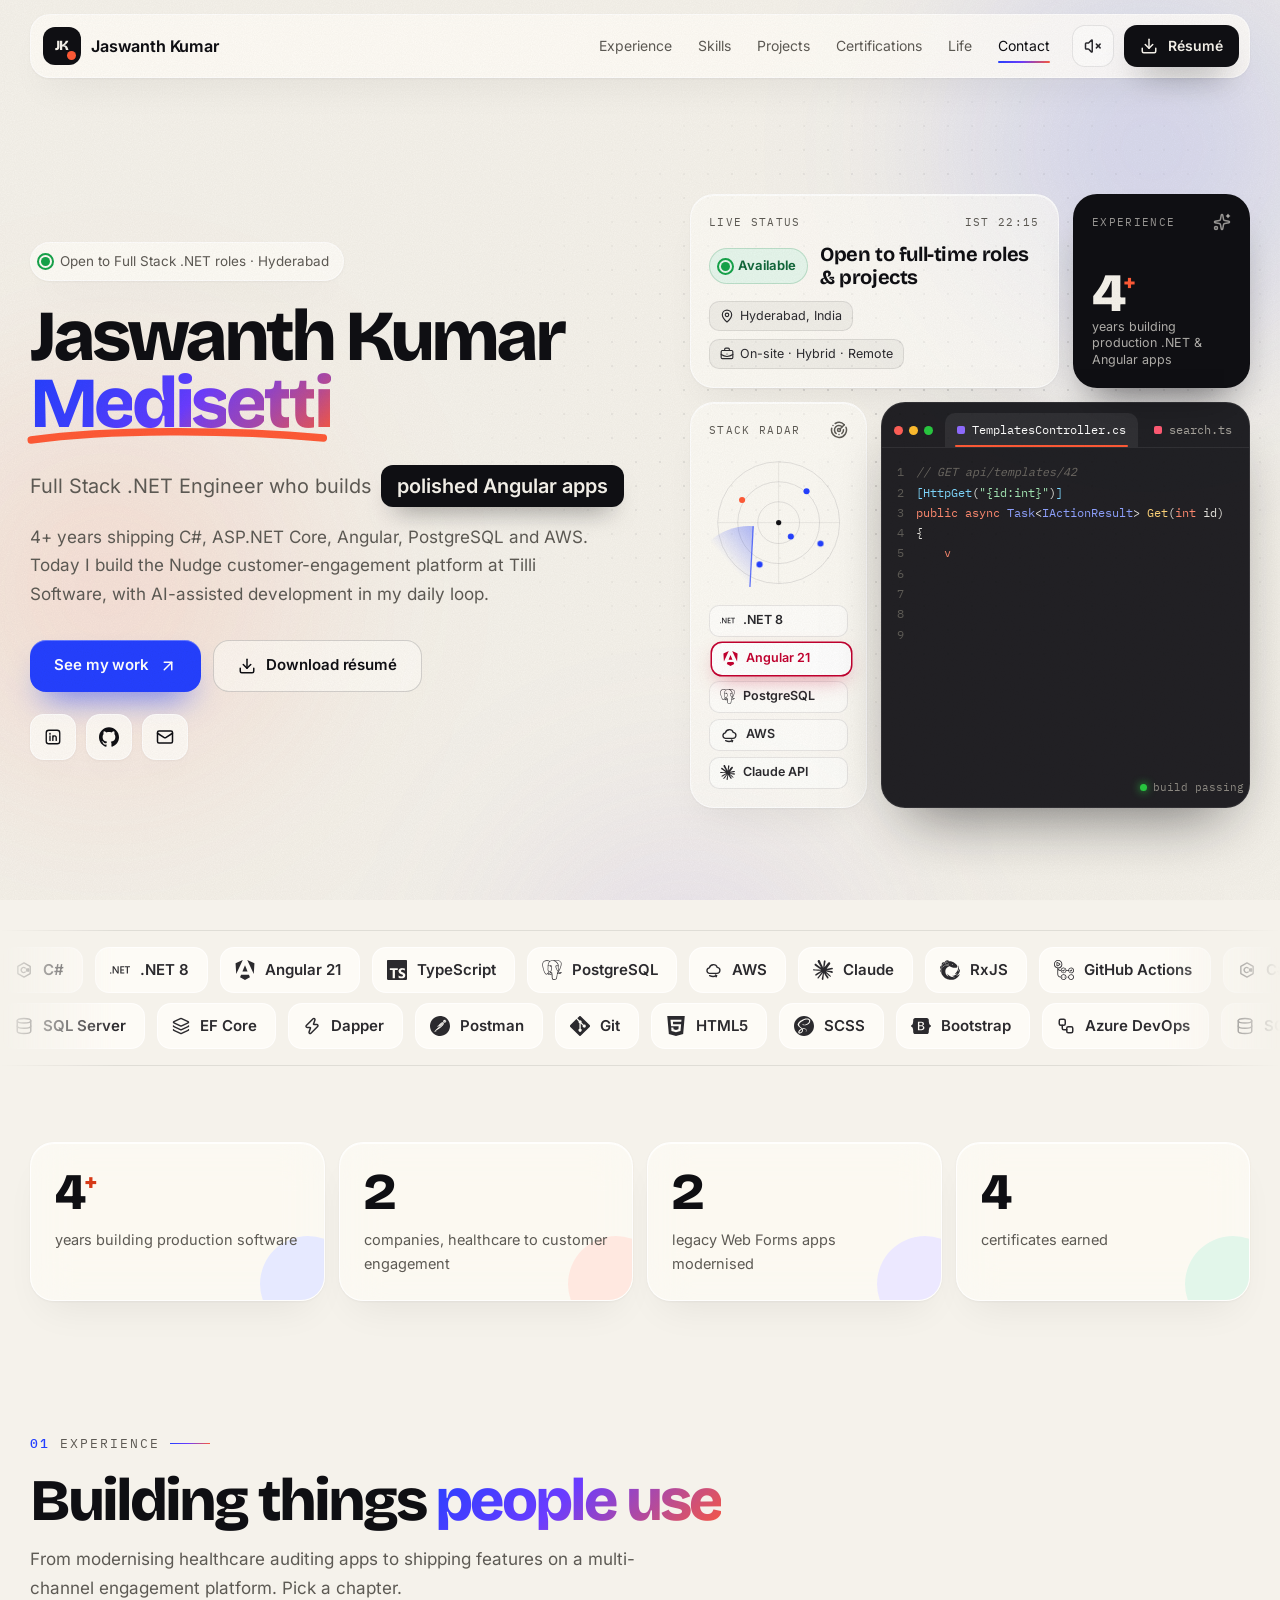
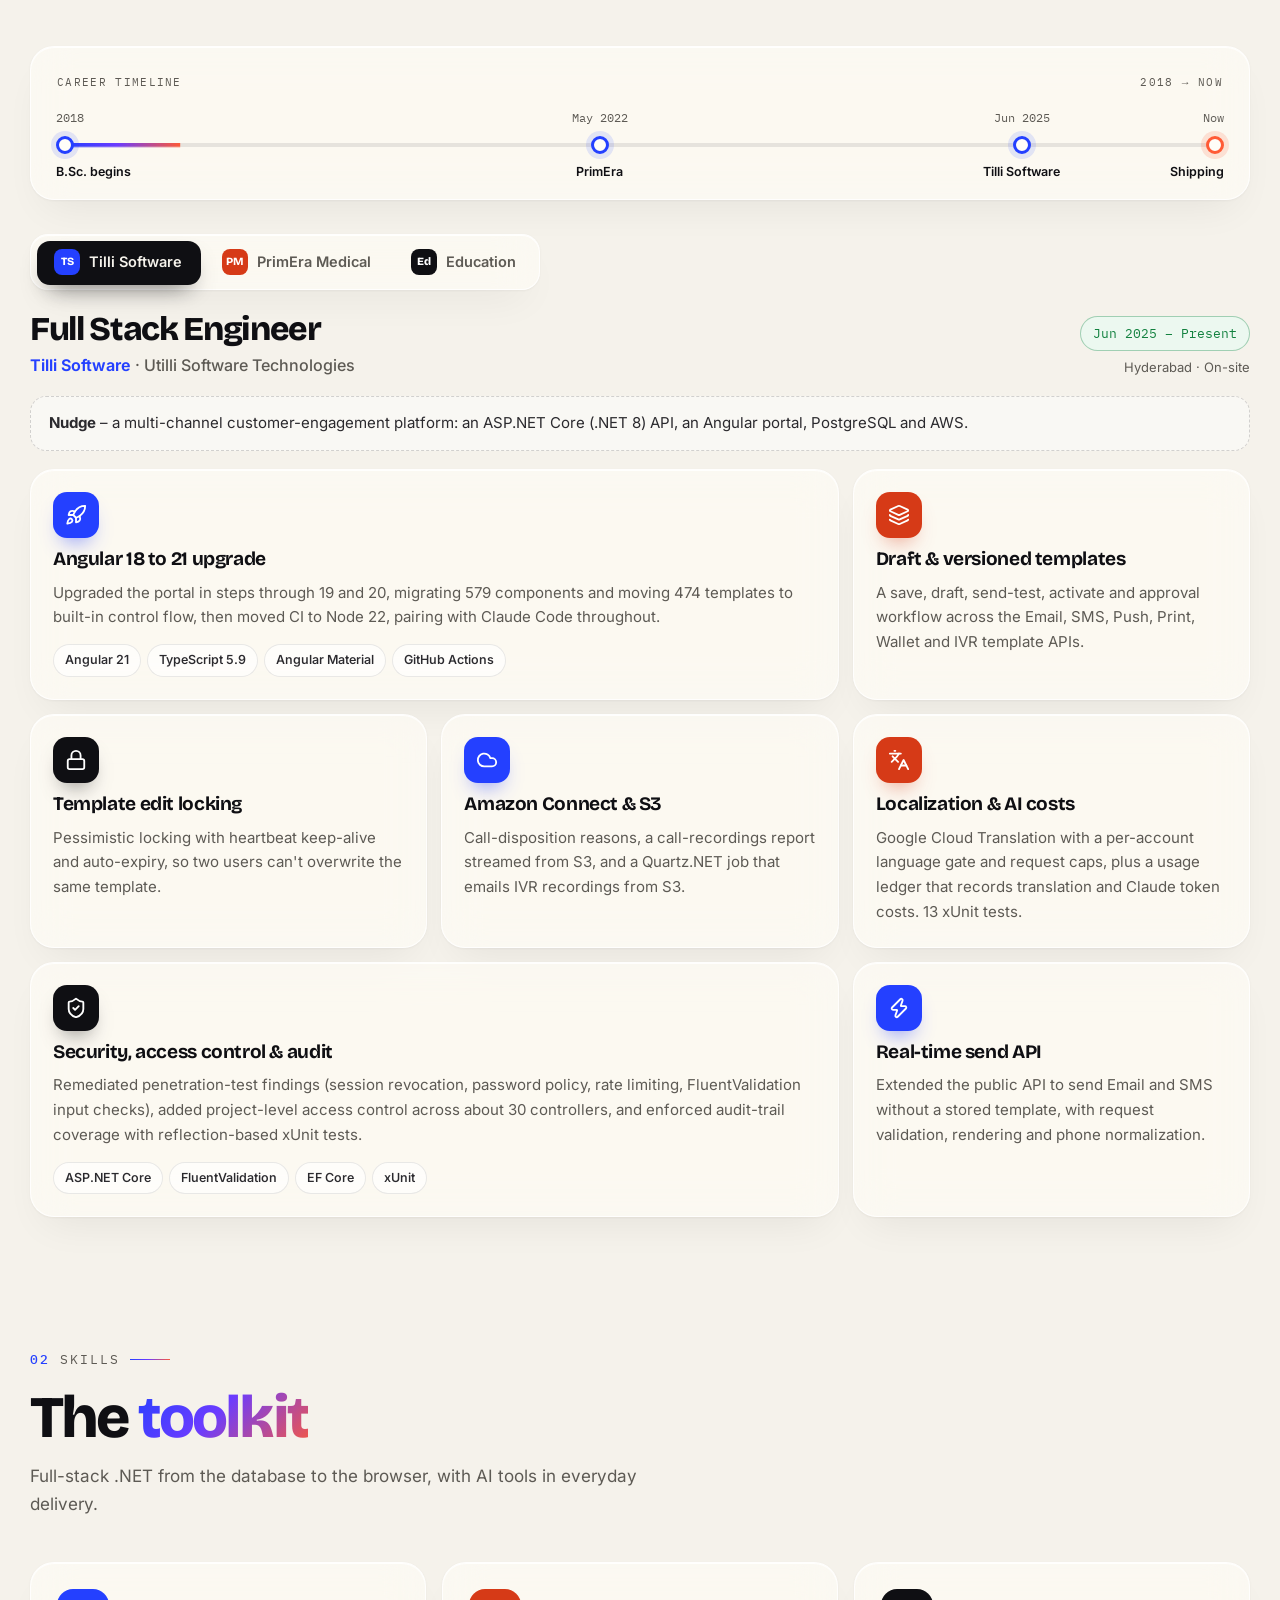
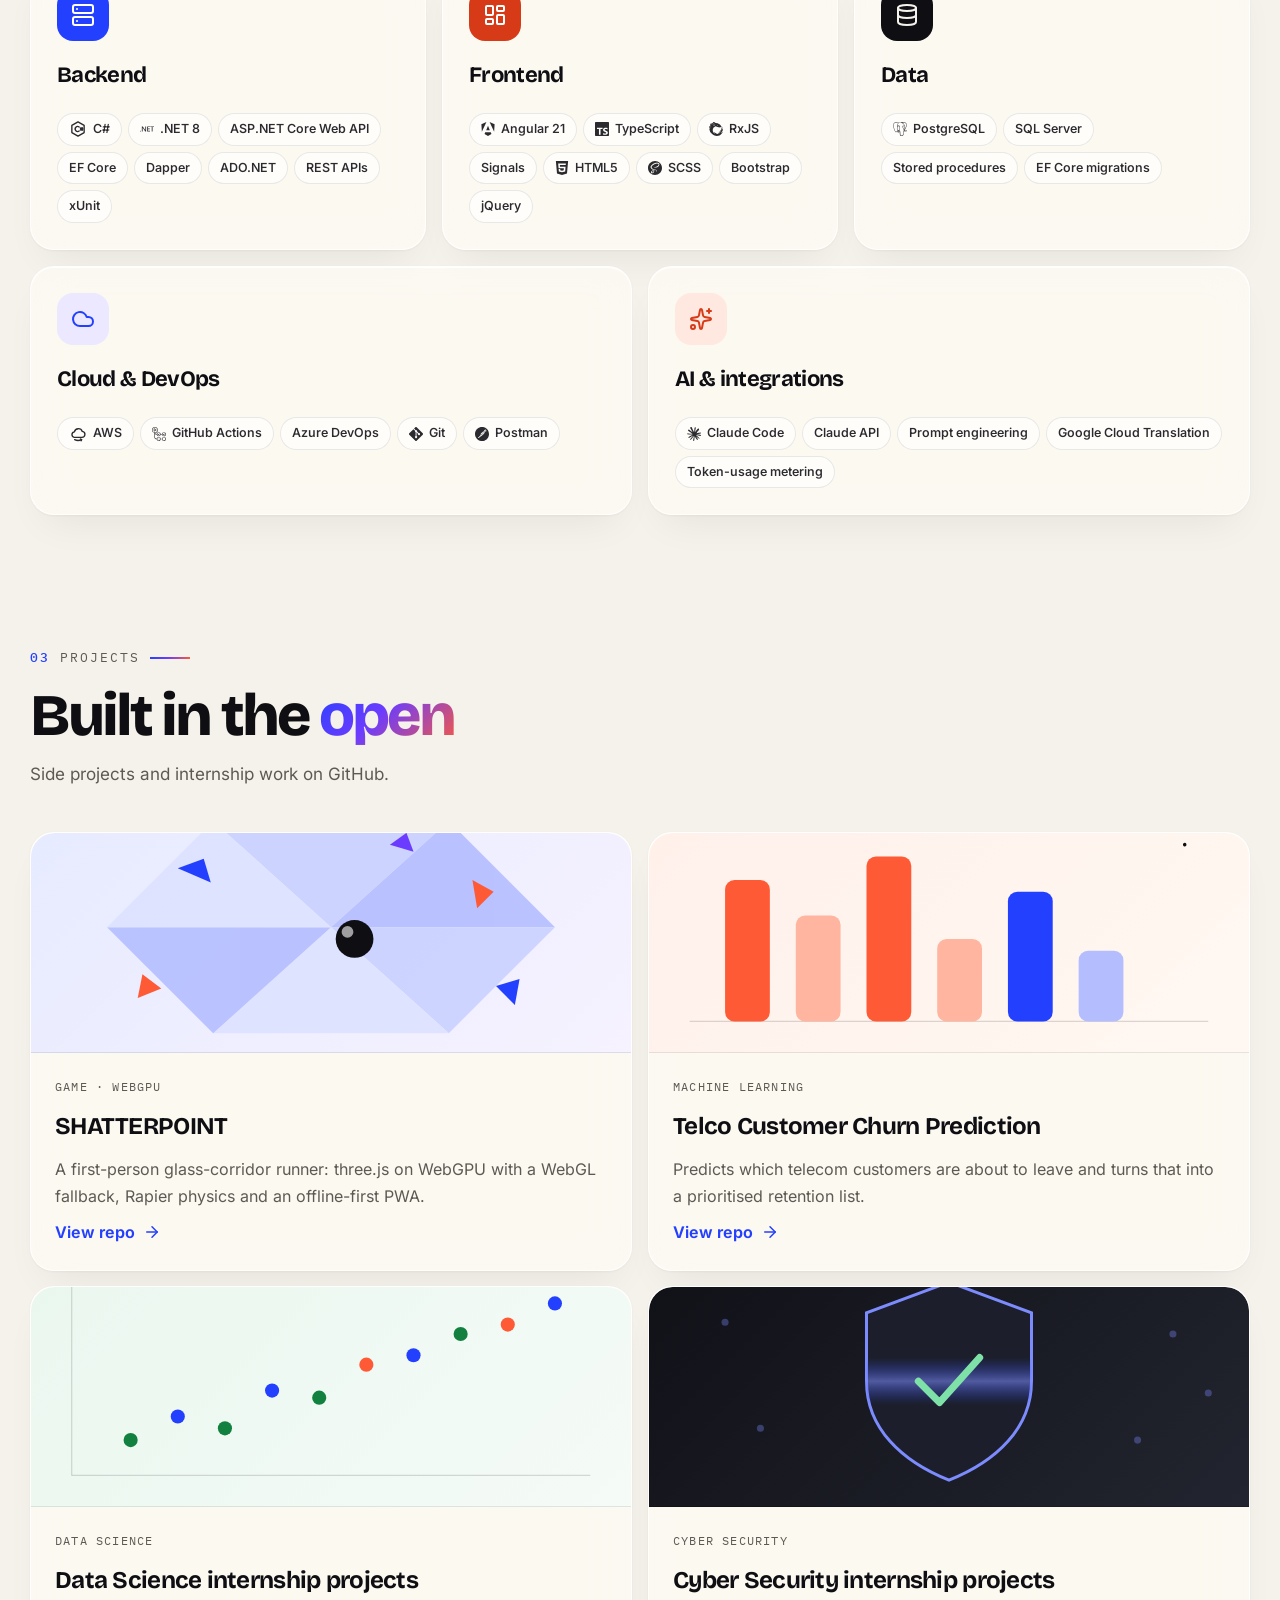
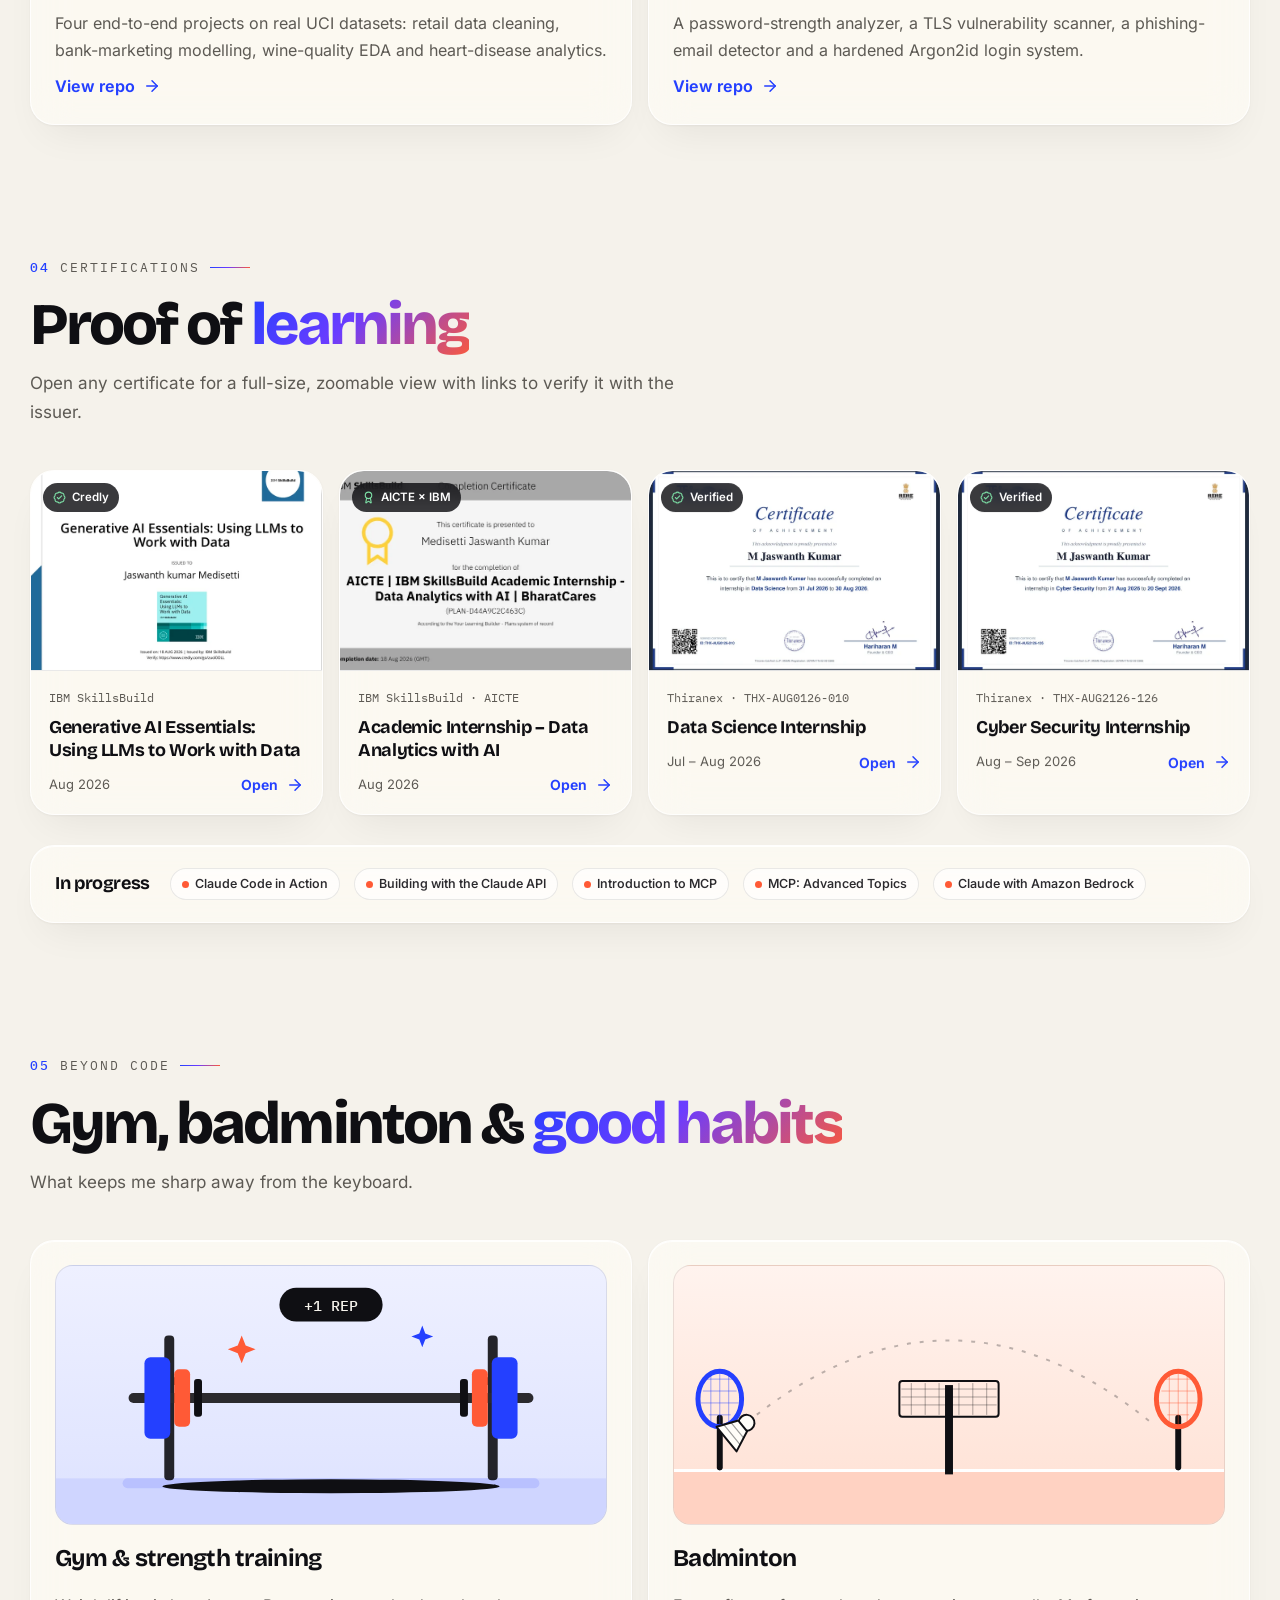
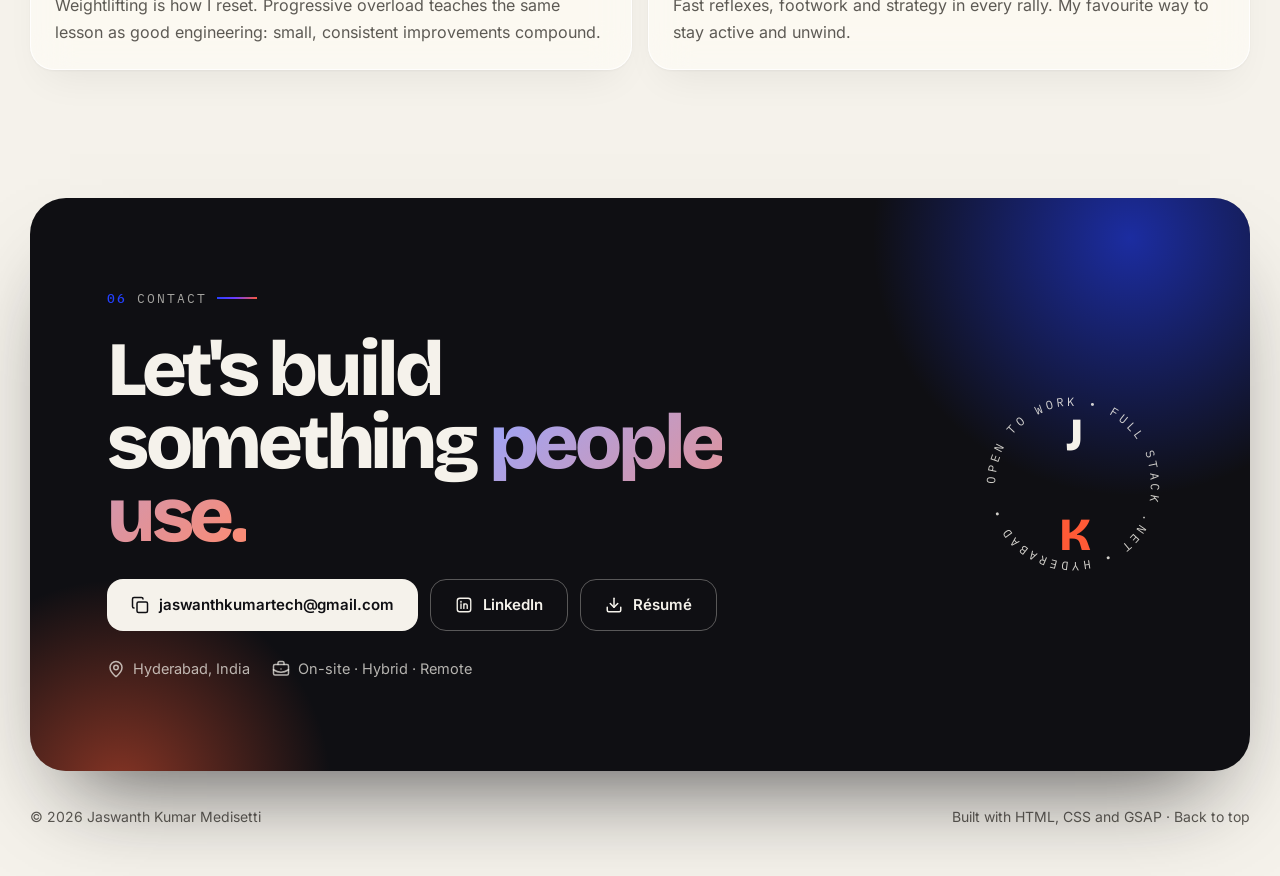
<file: index.html>
<!doctype html>
<html lang="en">
<head>
<meta charset="utf-8">
<meta name="viewport" content="width=device-width, initial-scale=1, viewport-fit=cover">
<title>Jaswanth Kumar Medisetti – Full Stack .NET Engineer | C#, Angular, PostgreSQL, AWS</title>
<meta name="description" content="Jaswanth Kumar Medisetti – Full Stack .NET Engineer in Hyderabad with 4+ years building C# / ASP.NET Core APIs, Angular apps and PostgreSQL data layers on AWS, with AI-assisted development.">
<link rel="canonical" href="https://jaswanthtech99.github.io/">
<meta name="author" content="Jaswanth Kumar Medisetti">
<meta name="robots" content="index, follow, max-image-preview:large">
<meta name="theme-color" content="#f5f2eb">
<meta name="color-scheme" content="light">
<meta property="og:type" content="profile">
<meta property="og:site_name" content="Jaswanth Kumar Medisetti">
<meta property="og:title" content="Jaswanth Kumar Medisetti – Full Stack .NET Engineer">
<meta property="og:description" content="C#, ASP.NET Core, Angular 21, PostgreSQL, AWS and AI-assisted development. 4+ years, Hyderabad.">
<meta property="og:url" content="https://jaswanthtech99.github.io/">
<meta property="og:image" content="https://jaswanthtech99.github.io/og-image.png">
<meta property="og:image:width" content="1200">
<meta property="og:image:height" content="630">
<meta property="og:image:alt" content="Jaswanth Kumar Medisetti – Full Stack .NET Engineer">
<meta property="profile:first_name" content="Jaswanth Kumar">
<meta property="profile:last_name" content="Medisetti">
<meta name="twitter:card" content="summary_large_image">
<link rel="icon" href="favicon.svg" type="image/svg+xml">
<link rel="icon" href="favicon-32.png" sizes="32x32" type="image/png">
<link rel="apple-touch-icon" href="apple-touch-icon.png">
<link rel="manifest" href="site.webmanifest">
<link rel="preload" href="assets/fonts/BricolageGrotesque-VF.woff2" as="font" type="font/woff2" crossorigin>
<link rel="preload" href="assets/fonts/Inter-VF.woff2" as="font" type="font/woff2" crossorigin>
<link rel="stylesheet" href="assets/css/styles.css?v=3">
<script defer src="assets/vendor/gsap-3.15.0.min.js"></script>
<script defer src="assets/vendor/ScrollTrigger-3.15.0.min.js"></script>
<script defer src="assets/vendor/vanilla-tilt-1.8.1.min.js"></script>
<script defer src="assets/vendor/confetti-1.9.4.min.js"></script>
<script defer src="assets/js/main.js?v=3"></script>
<script type="application/ld+json">
{"@context":"https://schema.org","@type":"ProfilePage","dateModified":"2026-11-02","mainEntity":{"@type":"Person","name":"Jaswanth Kumar Medisetti","alternateName":"Jaswanth Kumar","jobTitle":"Full Stack .NET Engineer","worksFor":{"@type":"Organization","name":"Tilli Software"},"alumniOf":{"@type":"CollegeOrUniversity","name":"Pithapur Rajah's Government College, Kakinada"},"address":{"@type":"PostalAddress","addressLocality":"Hyderabad","addressRegion":"Telangana","addressCountry":"IN"},"email":"mailto:jaswanthkumartech@gmail.com","url":"https://jaswanthtech99.github.io/","sameAs":["https://www.linkedin.com/in/jaswanth-kumar-medisetti-83159b236","https://github.com/JaswanthTech99"],"knowsAbout":["C#",".NET 8","ASP.NET Core","Angular","TypeScript","PostgreSQL","SQL Server","Entity Framework Core","AWS","Prompt engineering","Claude"],"hasCredential":[{"@type":"EducationalOccupationalCredential","name":"Generative AI Essentials: Using LLMs to Work with Data","credentialCategory":"badge","recognizedBy":{"@type":"Organization","name":"IBM SkillsBuild"},"url":"https://www.credly.com/go/zuol0OLL"},{"@type":"EducationalOccupationalCredential","name":"AICTE | IBM SkillsBuild Academic Internship – Data Analytics with AI","credentialCategory":"certificate","recognizedBy":{"@type":"Organization","name":"IBM SkillsBuild"}},{"@type":"EducationalOccupationalCredential","name":"Data Science Internship","credentialCategory":"certificate","recognizedBy":{"@type":"Organization","name":"Thiranex"},"url":"https://www.thiranex.in/?verifyId=THX-AUG0126-010"},{"@type":"EducationalOccupationalCredential","name":"Cyber Security Internship","credentialCategory":"certificate","recognizedBy":{"@type":"Organization","name":"Thiranex"},"url":"https://www.thiranex.in/?verifyId=THX-AUG2126-126"}]}}
</script>
</head>
<body>
<!--SPRITE:START--><svg xmlns="http://www.w3.org/2000/svg" style="display:none" aria-hidden="true"><!-- Lucide (ISC) + simple-icons (CC0) --><symbol id="b-angular" viewBox="0 0 24 24"><path fill="currentColor" d="M16.712 17.711H7.288l-1.204 2.916L12 24l5.916-3.373-1.204-2.916ZM14.692 0l7.832 16.855.814-12.856L14.692 0ZM9.308 0 .662 3.999l.814 12.856L9.308 0Zm-.405 13.93h6.198L12 6.396 8.903 13.93Z"/></symbol><symbol id="b-aws" viewBox="0 0 24 24" fill="none" stroke="currentColor" stroke-linecap="round" stroke-linejoin="round" stroke-width="1.8"><path d="M7 16.5h10.2a4 4 0 0 0 .5-7.97A5.5 5.5 0 0 0 7.2 9.1 3.75 3.75 0 0 0 7 16.5Z"/><path d="M7.5 19.5c2.9 1.4 6.3 1.4 9.2 0"/><path d="m15.4 18.6 1.4.9-.6 1.5"/></symbol><symbol id="b-bootstrap" viewBox="0 0 24 24"><path fill="currentColor" d="M11.77 11.24H9.956V8.202h2.152c1.17 0 1.834.522 1.834 1.466 0 1.008-.773 1.572-2.174 1.572zm.324 1.206H9.957v3.348h2.231c1.459 0 2.232-.585 2.232-1.685s-.795-1.663-2.326-1.663zM24 11.39v1.218c-1.128.108-1.817.944-2.226 2.268-.407 1.319-.463 2.937-.42 4.186.045 1.3-.968 2.5-2.337 2.5H4.985c-1.37 0-2.383-1.2-2.337-2.5.043-1.249-.013-2.867-.42-4.186-.41-1.324-1.1-2.16-2.228-2.268V11.39c1.128-.108 1.819-.944 2.227-2.268.408-1.319.464-2.937.42-4.186-.045-1.3.968-2.5 2.338-2.5h14.032c1.37 0 2.382 1.2 2.337 2.5-.043 1.249.013 2.867.42 4.186.409 1.324 1.098 2.16 2.226 2.268zm-7.927 2.817c0-1.354-.953-2.333-2.368-2.488v-.057c1.04-.169 1.856-1.135 1.856-2.213 0-1.537-1.213-2.538-3.062-2.538h-4.16v10.172h4.181c2.218 0 3.553-1.086 3.553-2.876z"/></symbol><symbol id="b-claude" viewBox="0 0 24 24"><path fill="currentColor" d="m4.7144 15.9555 4.7174-2.6471.079-.2307-.079-.1275h-.2307l-.7893-.0486-2.6956-.0729-2.3375-.0971-2.2646-.1214-.5707-.1215-.5343-.7042.0546-.3522.4797-.3218.686.0608 1.5179.1032 2.2767.1578 1.6514.0972 2.4468.255h.3886l.0546-.1579-.1336-.0971-.1032-.0972L6.973 9.8356l-2.55-1.6879-1.3356-.9714-.7225-.4918-.3643-.4614-.1578-1.0078.6557-.7225.8803.0607.2246.0607.8925.686 1.9064 1.4754 2.4893 1.8336.3643.3035.1457-.1032.0182-.0728-.164-.2733-1.3539-2.4467-1.445-2.4893-.6435-1.032-.17-.6194c-.0607-.255-.1032-.4674-.1032-.7285L6.287.1335 6.6997 0l.9957.1336.419.3642.6192 1.4147 1.0018 2.2282 1.5543 3.0296.4553.8985.2429.8318.091.255h.1579v-.1457l.1275-1.706.2368-2.0947.2307-2.6957.0789-.7589.3764-.9107.7468-.4918.5828.2793.4797.686-.0668.4433-.2853 1.8517-.5586 2.9021-.3643 1.9429h.2125l.2429-.2429.9835-1.3053 1.6514-2.0643.7286-.8196.85-.9046.5464-.4311h1.0321l.759 1.1293-.34 1.1657-1.0625 1.3478-.8804 1.1414-1.2628 1.7-.7893 1.36.0729.1093.1882-.0183 2.8535-.607 1.5421-.2794 1.8396-.3157.8318.3886.091.3946-.3278.8075-1.967.4857-2.3072.4614-3.4364.8136-.0425.0304.0486.0607 1.5482.1457.6618.0364h1.621l3.0175.2247.7892.522.4736.6376-.079.4857-1.2142.6193-1.6393-.3886-3.825-.9107-1.3113-.3279h-.1822v.1093l1.0929 1.0686 2.0035 1.8092 2.5075 2.3314.1275.5768-.3218.4554-.34-.0486-2.2039-1.6575-.85-.7468-1.9246-1.621h-.1275v.17l.4432.6496 2.3436 3.5214.1214 1.0807-.17.3521-.6071.2125-.6679-.1214-1.3721-1.9246L14.38 17.959l-1.1414-1.9428-.1397.079-.674 7.2552-.3156.3703-.7286.2793-.6071-.4614-.3218-.7468.3218-1.4753.3886-1.9246.3157-1.53.2853-1.9004.17-.6314-.0121-.0425-.1397.0182-1.4328 1.9672-2.1796 2.9446-1.7243 1.8456-.4128.164-.7164-.3704.0667-.6618.4008-.5889 2.386-3.0357 1.4389-1.882.929-1.0868-.0062-.1579h-.0546l-6.3385 4.1164-1.1293.1457-.4857-.4554.0608-.7467.2307-.2429 1.9064-1.3114Z"/></symbol><symbol id="b-csharp" viewBox="0 0 24 24" fill="none" stroke="currentColor" stroke-linecap="round" stroke-linejoin="round" stroke-width="1.8"><path d="M12 2.5 20.2 7.25v9.5L12 21.5l-8.2-4.75v-9.5Z"/><path d="M13.6 9.4a3.3 3.3 0 1 0 0 5.2"/><path d="M15.9 10.2v3.6M17.7 10.2v3.6M15.3 11.3h3M15.3 12.7h3"/></symbol><symbol id="b-dotnet" viewBox="0 0 24 24"><path fill="currentColor" d="M24 8.77h-2.468v7.565h-1.425V8.77h-2.462V7.53H24zm-6.852 7.565h-4.821V7.53h4.63v1.24h-3.205v2.494h2.953v1.234h-2.953v2.604h3.396zm-6.708 0H8.882L4.78 9.863a2.896 2.896 0 0 1-.258-.51h-.036c.032.189.048.592.048 1.21v5.772H3.157V7.53h1.659l3.965 6.32c.167.261.275.442.323.54h.024c-.04-.233-.06-.629-.06-1.185V7.529h1.372zm-8.703-.693a.868.829 0 0 1-.869.829.868.829 0 0 1-.868-.83.868.829 0 0 1 .868-.828.868.829 0 0 1 .869.829Z"/></symbol><symbol id="b-git" viewBox="0 0 24 24"><path fill="currentColor" d="M13.09 23.549a1.54 1.54 0 0 1-2.18 0L.451 13.089a1.54 1.54 0 0 1 0-2.179l7.191-7.19 2.733 2.733a1.85 1.85 0 0 0 .964 2.326v6.66a1.849 1.849 0 1 0 1.54 0V8.957l2.508 2.508a1.85 1.85 0 1 0 1.09-1.09l-2.634-2.634a1.85 1.85 0 0 0-2.378-2.377L8.73 2.63 10.91.451a1.54 1.54 0 0 1 2.179 0l10.459 10.46a1.54 1.54 0 0 1 0 2.179z"/></symbol><symbol id="b-github" viewBox="0 0 24 24"><path fill="currentColor" d="M12 .297c-6.63 0-12 5.373-12 12 0 5.303 3.438 9.8 8.205 11.385.6.113.82-.258.82-.577 0-.285-.01-1.04-.015-2.04-3.338.724-4.042-1.61-4.042-1.61C4.422 18.07 3.633 17.7 3.633 17.7c-1.087-.744.084-.729.084-.729 1.205.084 1.838 1.236 1.838 1.236 1.07 1.835 2.809 1.305 3.495.998.108-.776.417-1.305.76-1.605-2.665-.3-5.466-1.332-5.466-5.93 0-1.31.465-2.38 1.235-3.22-.135-.303-.54-1.523.105-3.176 0 0 1.005-.322 3.3 1.23.96-.267 1.98-.399 3-.405 1.02.006 2.04.138 3 .405 2.28-1.552 3.285-1.23 3.285-1.23.645 1.653.24 2.873.12 3.176.765.84 1.23 1.91 1.23 3.22 0 4.61-2.805 5.625-5.475 5.92.42.36.81 1.096.81 2.22 0 1.606-.015 2.896-.015 3.286 0 .315.21.69.825.57C20.565 22.092 24 17.592 24 12.297c0-6.627-5.373-12-12-12"/></symbol><symbol id="b-githubactions" viewBox="0 0 24 24"><path fill="currentColor" d="M10.984 13.836a.5.5 0 0 1-.353-.146l-.745-.743a.5.5 0 1 1 .706-.708l.392.391 1.181-1.18a.5.5 0 0 1 .708.707l-1.535 1.533a.504.504 0 0 1-.354.146zm9.353-.147l1.534-1.532a.5.5 0 0 0-.707-.707l-1.181 1.18-.392-.391a.5.5 0 1 0-.706.708l.746.743a.497.497 0 0 0 .706-.001zM4.527 7.452l2.557-1.585A1 1 0 0 0 7.09 4.17L4.533 2.56A1 1 0 0 0 3 3.406v3.196a1.001 1.001 0 0 0 1.527.85zm2.03-2.436L4 6.602V3.406l2.557 1.61zM24 12.5c0 1.93-1.57 3.5-3.5 3.5a3.503 3.503 0 0 1-3.46-3h-2.08a3.503 3.503 0 0 1-3.46 3 3.502 3.502 0 0 1-3.46-3h-.558c-.972 0-1.85-.399-2.482-1.042V17c0 1.654 1.346 3 3 3h.04c.244-1.693 1.7-3 3.46-3 1.93 0 3.5 1.57 3.5 3.5S13.43 24 11.5 24a3.502 3.502 0 0 1-3.46-3H8c-2.206 0-4-1.794-4-4V9.899A5.008 5.008 0 0 1 0 5c0-2.757 2.243-5 5-5s5 2.243 5 5a5.005 5.005 0 0 1-4.952 4.998A2.482 2.482 0 0 0 7.482 12h.558c.244-1.693 1.7-3 3.46-3a3.502 3.502 0 0 1 3.46 3h2.08a3.503 3.503 0 0 1 3.46-3c1.93 0 3.5 1.57 3.5 3.5zm-15 8c0 1.378 1.122 2.5 2.5 2.5s2.5-1.122 2.5-2.5-1.122-2.5-2.5-2.5S9 19.122 9 20.5zM5 9c2.206 0 4-1.794 4-4S7.206 1 5 1 1 2.794 1 5s1.794 4 4 4zm9 3.5c0-1.378-1.122-2.5-2.5-2.5S9 11.122 9 12.5s1.122 2.5 2.5 2.5 2.5-1.122 2.5-2.5zm9 0c0-1.378-1.122-2.5-2.5-2.5S18 11.122 18 12.5s1.122 2.5 2.5 2.5 2.5-1.122 2.5-2.5zm-13 8a.5.5 0 1 0 1 0 .5.5 0 0 0-1 0zm2 0a.5.5 0 1 0 1 0 .5.5 0 0 0-1 0zm12 0c0 1.93-1.57 3.5-3.5 3.5a3.503 3.503 0 0 1-3.46-3.002c-.007.001-.013.005-.021.005l-.506.017h-.017a.5.5 0 0 1-.016-.999l.506-.017c.018-.002.035.006.052.007A3.503 3.503 0 0 1 20.5 17c1.93 0 3.5 1.57 3.5 3.5zm-1 0c0-1.378-1.122-2.5-2.5-2.5S18 19.122 18 20.5s1.122 2.5 2.5 2.5 2.5-1.122 2.5-2.5z"/></symbol><symbol id="b-html5" viewBox="0 0 24 24"><path fill="currentColor" d="M1.5 0h21l-1.91 21.563L11.977 24l-8.564-2.438L1.5 0zm7.031 9.75l-.232-2.718 10.059.003.23-2.622L5.412 4.41l.698 8.01h9.126l-.326 3.426-2.91.804-2.955-.81-.188-2.11H6.248l.33 4.171L12 19.351l5.379-1.443.744-8.157H8.531z"/></symbol><symbol id="b-linkedin" viewBox="0 0 24 24" fill="none" stroke="currentColor" stroke-linecap="round" stroke-linejoin="round" stroke-width="1.8"><rect x="3" y="3" width="18" height="18" rx="3.5"/><path d="M8 10.5v6"/><circle cx="8" cy="7.6" r=".4" fill="currentColor"/><path d="M11.8 16.5v-6M11.8 13.2c0-1.7 1-2.8 2.4-2.8 1.5 0 2.1 1 2.1 2.7v3.4"/></symbol><symbol id="b-postgresql" viewBox="0 0 24 24"><path fill="currentColor" d="M23.5594 14.7228a.5269.5269 0 0 0-.0563-.1191c-.139-.2632-.4768-.3418-1.0074-.2321-1.6533.3411-2.2935.1312-2.5256-.0191 1.342-2.0482 2.445-4.522 3.0411-6.8297.2714-1.0507.7982-3.5237.1222-4.7316a1.5641 1.5641 0 0 0-.1509-.235C21.6931.9086 19.8007.0248 17.5099.0005c-1.4947-.0158-2.7705.3461-3.1161.4794a9.449 9.449 0 0 0-.5159-.0816 8.044 8.044 0 0 0-1.3114-.1278c-1.1822-.0184-2.2038.2642-3.0498.8406-.8573-.3211-4.7888-1.645-7.2219.0788C.9359 2.1526.3086 3.8733.4302 6.3043c.0409.818.5069 3.334 1.2423 5.7436.4598 1.5065.9387 2.7019 1.4334 3.582.553.9942 1.1259 1.5933 1.7143 1.7895.4474.1491 1.1327.1441 1.8581-.7279.8012-.9635 1.5903-1.8258 1.9446-2.2069.4351.2355.9064.3625 1.39.3772a.0569.0569 0 0 0 .0004.0041 11.0312 11.0312 0 0 0-.2472.3054c-.3389.4302-.4094.5197-1.5002.7443-.3102.064-1.1344.2339-1.1464.8115-.0025.1224.0329.2309.0919.3268.2269.4231.9216.6097 1.015.6331 1.3345.3335 2.5044.092 3.3714-.6787-.017 2.231.0775 4.4174.3454 5.0874.2212.5529.7618 1.9045 2.4692 1.9043.2505 0 .5263-.0291.8296-.0941 1.7819-.3821 2.5557-1.1696 2.855-2.9059.1503-.8707.4016-2.8753.5388-4.1012.0169-.0703.0357-.1207.057-.1362.0007-.0005.0697-.0471.4272.0307a.3673.3673 0 0 0 .0443.0068l.2539.0223.0149.001c.8468.0384 1.9114-.1426 2.5312-.4308.6438-.2988 1.8057-1.0323 1.5951-1.6698zM2.371 11.8765c-.7435-2.4358-1.1779-4.8851-1.2123-5.5719-.1086-2.1714.4171-3.6829 1.5623-4.4927 1.8367-1.2986 4.8398-.5408 6.108-.13-.0032.0032-.0066.0061-.0098.0094-2.0238 2.044-1.9758 5.536-1.9708 5.7495-.0002.0823.0066.1989.0162.3593.0348.5873.0996 1.6804-.0735 2.9184-.1609 1.1504.1937 2.2764.9728 3.0892.0806.0841.1648.1631.2518.2374-.3468.3714-1.1004 1.1926-1.9025 2.1576-.5677.6825-.9597.5517-1.0886.5087-.3919-.1307-.813-.5871-1.2381-1.3223-.4796-.839-.9635-2.0317-1.4155-3.5126zm6.0072 5.0871c-.1711-.0428-.3271-.1132-.4322-.1772.0889-.0394.2374-.0902.4833-.1409 1.2833-.2641 1.4815-.4506 1.9143-1.0002.0992-.126.2116-.2687.3673-.4426a.3549.3549 0 0 0 .0737-.1298c.1708-.1513.2724-.1099.4369-.0417.156.0646.3078.26.3695.4752.0291.1016.0619.2945-.0452.4444-.9043 1.2658-2.2216 1.2494-3.1676 1.0128zm2.094-3.988-.0525.141c-.133.3566-.2567.6881-.3334 1.003-.6674-.0021-1.3168-.2872-1.8105-.8024-.6279-.6551-.9131-1.5664-.7825-2.5004.1828-1.3079.1153-2.4468.079-3.0586-.005-.0857-.0095-.1607-.0122-.2199.2957-.2621 1.6659-.9962 2.6429-.7724.4459.1022.7176.4057.8305.928.5846 2.7038.0774 3.8307-.3302 4.7363-.084.1866-.1633.3629-.2311.5454zm7.3637 4.5725c-.0169.1768-.0358.376-.0618.5959l-.146.4383a.3547.3547 0 0 0-.0182.1077c-.0059.4747-.054.6489-.115.8693-.0634.2292-.1353.4891-.1794 1.0575-.11 1.4143-.8782 2.2267-2.4172 2.5565-1.5155.3251-1.7843-.4968-2.0212-1.2217a6.5824 6.5824 0 0 0-.0769-.2266c-.2154-.5858-.1911-1.4119-.1574-2.5551.0165-.5612-.0249-1.9013-.3302-2.6462.0044-.2932.0106-.5909.019-.8918a.3529.3529 0 0 0-.0153-.1126 1.4927 1.4927 0 0 0-.0439-.208c-.1226-.4283-.4213-.7866-.7797-.9351-.1424-.059-.4038-.1672-.7178-.0869.067-.276.1831-.5875.309-.9249l.0529-.142c.0595-.16.134-.3257.213-.5012.4265-.9476 1.0106-2.2453.3766-5.1772-.2374-1.0981-1.0304-1.6343-2.2324-1.5098-.7207.0746-1.3799.3654-1.7088.5321a5.6716 5.6716 0 0 0-.1958.1041c.0918-1.1064.4386-3.1741 1.7357-4.4823a4.0306 4.0306 0 0 1 .3033-.276.3532.3532 0 0 0 .1447-.0644c.7524-.5706 1.6945-.8506 2.802-.8325.4091.0067.8017.0339 1.1742.081 1.939.3544 3.2439 1.4468 4.0359 2.3827.8143.9623 1.2552 1.9315 1.4312 2.4543-1.3232-.1346-2.2234.1268-2.6797.779-.9926 1.4189.543 4.1729 1.2811 5.4964.1353.2426.2522.4522.2889.5413.2403.5825.5515.9713.7787 1.2552.0696.087.1372.1714.1885.245-.4008.1155-1.1208.3825-1.0552 1.717-.0123.1563-.0423.4469-.0834.8148-.0461.2077-.0702.4603-.0994.7662zm.8905-1.6211c-.0405-.8316.2691-.9185.5967-1.0105a2.8566 2.8566 0 0 0 .135-.0406 1.202 1.202 0 0 0 .1342.103c.5703.3765 1.5823.4213 3.0068.1344-.2016.1769-.5189.3994-.9533.6011-.4098.1903-1.0957.333-1.7473.3636-.7197.0336-1.0859-.0807-1.1721-.151zm.5695-9.2712c-.0059.3508-.0542.6692-.1054 1.0017-.055.3576-.112.7274-.1264 1.1762-.0142.4368.0404.8909.0932 1.3301.1066.887.216 1.8003-.2075 2.7014a3.5272 3.5272 0 0 1-.1876-.3856c-.0527-.1276-.1669-.3326-.3251-.6162-.6156-1.1041-2.0574-3.6896-1.3193-4.7446.3795-.5427 1.3408-.5661 2.1781-.463zm.2284 7.0137a12.3762 12.3762 0 0 0-.0853-.1074l-.0355-.0444c.7262-1.1995.5842-2.3862.4578-3.4385-.0519-.4318-.1009-.8396-.0885-1.2226.0129-.4061.0666-.7543.1185-1.0911.0639-.415.1288-.8443.1109-1.3505.0134-.0531.0188-.1158.0118-.1902-.0457-.4855-.5999-1.938-1.7294-3.253-.6076-.7073-1.4896-1.4972-2.6889-2.0395.5251-.1066 1.2328-.2035 2.0244-.1859 2.0515.0456 3.6746.8135 4.8242 2.2824a.908.908 0 0 1 .0667.1002c.7231 1.3556-.2762 6.2751-2.9867 10.5405zm-8.8166-6.1162c-.025.1794-.3089.4225-.6211.4225a.5821.5821 0 0 1-.0809-.0056c-.1873-.026-.3765-.144-.5059-.3156-.0458-.0605-.1203-.178-.1055-.2844.0055-.0401.0261-.0985.0925-.1488.1182-.0894.3518-.1226.6096-.0867.3163.0441.6426.1938.6113.4186zm7.9305-.4114c.0111.0792-.049.201-.1531.3102-.0683.0717-.212.1961-.4079.2232a.5456.5456 0 0 1-.075.0052c-.2935 0-.5414-.2344-.5607-.3717-.024-.1765.2641-.3106.5611-.352.297-.0414.6111.0088.6356.1851z"/></symbol><symbol id="b-postman" viewBox="0 0 24 24"><path fill="currentColor" d="M13.527.099C6.955-.744.942 3.9.099 10.473c-.843 6.572 3.8 12.584 10.373 13.428 6.573.843 12.587-3.801 13.428-10.374C24.744 6.955 20.101.943 13.527.099zm2.471 7.485a.855.855 0 0 0-.593.25l-4.453 4.453-.307-.307-.643-.643c4.389-4.376 5.18-4.418 5.996-3.753zm-4.863 4.861l4.44-4.44a.62.62 0 1 1 .847.903l-4.699 4.125-.588-.588zm.33.694l-1.1.238a.06.06 0 0 1-.067-.032.06.06 0 0 1 .01-.073l.645-.645.512.512zm-2.803-.459l1.172-1.172.879.878-1.979.426a.074.074 0 0 1-.085-.039.072.072 0 0 1 .013-.093zm-3.646 6.058a.076.076 0 0 1-.069-.083.077.077 0 0 1 .022-.046h.002l.946-.946 1.222 1.222-2.123-.147zm2.425-1.256a.228.228 0 0 0-.117.256l.203.865a.125.125 0 0 1-.211.117h-.003l-.934-.934-.294-.295 3.762-3.758 1.82-.393.874.874c-1.255 1.102-2.971 2.201-5.1 3.268zm5.279-3.428h-.002l-.839-.839 4.699-4.125a.952.952 0 0 0 .119-.127c-.148 1.345-2.029 3.245-3.977 5.091zm3.657-6.46l-.003-.002a1.822 1.822 0 0 1 2.459-2.684l-1.61 1.613a.119.119 0 0 0 0 .169l1.247 1.247a1.817 1.817 0 0 1-2.093-.343zm2.578 0a1.714 1.714 0 0 1-.271.218h-.001l-1.207-1.207 1.533-1.533c.661.72.637 1.832-.054 2.522zM18.855 6.05a.143.143 0 0 0-.053.157.416.416 0 0 1-.053.45.14.14 0 0 0 .023.197.141.141 0 0 0 .084.03.14.14 0 0 0 .106-.05.691.691 0 0 0 .087-.751.138.138 0 0 0-.194-.033z"/></symbol><symbol id="b-reactivex" viewBox="0 0 24 24"><path fill="currentColor" d="M7.402 2.343c-2.224.984-3.615 2.583-4.4 3.747-.852 1.268-1.184 2.319-1.184 2.328-.002.036.005-.017 0 .019-.246.7-.473 1.798-.473 1.807-.265 1.344-.142 2.593-.142 2.612l.029.246a9.58 9.58 0 01.132-1.012c.019-.133.37-2.016 1.694-3.511.142-.218 1.675-2.233 4.495-2.233.606 0 1.24.094 1.874.283h.019c.038.01.87.313 1.173.464.284.142.786.36.795.36h.02c2.715 1.325 5.062 1.75 5.081 1.76.672.114 1.278.17 1.817.17 1.079 0 1.855-.236 2.262-.69.237-.26.307-.559.293-.814.019-.985-.785-2.044-1.467-2.754a10.868 10.868 0 00-1.542-1.344c-2.044-1.514-4.23-2.28-6.52-2.28-2.347.009-3.937.832-3.956.842zm7.419 2.659c.284 0 .511.227.511.51a.509.509 0 01-.511.512.509.509 0 01-.511-.511c0-.284.227-.511.511-.511zm-6.605-1.94c.075 0 .123.019.142.019l3.227 1.003-.123.255-1.543-.482c-.548-.17-1.12-.351-1.656-.52-.01 0-.028-.01-.047-.01-.02 0-.048 0-.067.01-.293.075-1.097.359-1.334.785a.481.481 0 00-.038.378c0 .01.17.54.596 1.088l2.14-.104 1.428-.066-.142.293-3.549.17c-.53-.643-.738-1.286-.738-1.286C6.181 3.554 8.083 3.07 8.083 3.07c.045-.001.09-.006.133-.01zm11.223 15.747c2.177-.946 3.104-2.584 3.104-2.584 2.035-2.772 1.344-5.697 1.344-5.697-1.296 2.82-2.48 3.596-2.48 3.596 3.19-4.854.02-7.788.02-7.788C22.723 9.1 21 12.468 21 12.468c-1.448 3.048-3.502 4.136-3.502 4.136 2.29.426 3.975-1.117 3.975-1.117-3.284 3.549-6.842 3.379-6.842 3.379 1.495 1.675 3.738 1.533 3.738 1.533-2.934.69-5.688-.284-7.95-2.167-.425-.35-.832-.73-1.21-1.136-.144-.15-.28-.31-.417-.464-.047 1.751 1.779 3.379 1.779 3.379-2.29-.947-3.34-3-3.34-3s-1.543-2.631-.426-5.631c1.107-2.962 4.419-3.626 4.504-3.645-.251-.117-.644-.292-.814-.367-.293-.142-1.145-.455-1.145-.455a6.397 6.397 0 00-1.798-.274c-2.792 0-4.277 2.11-4.277 2.11-1.316 1.477-1.628 3.388-1.628 3.388-.37 1.827.028 3.748.028 3.748s.038.151.048.217c.303.72.69 1.43 1.145 2.101 2.46 3.672 6.454 4.94 6.454 4.94 5.914 2.006 9.955-.946 9.955-.946 3.72-2.555 4.467-5.508 4.467-5.508-3.01 2.338-4.306 2.12-4.306 2.12zM1.307 14.948a12.545 12.545 0 01-.36-1.78c-.01-.098-.025-.207-.037-.302 0 0-.133-1.287.151-2.697 0 0 .01-.038.02-.095.036-.203.093-.407.132-.577.085-.37.208-.814.33-1.174 0 0 1.307-4.287 5.726-6.245 0 0 1.524-.805 3.823-.862-.162-.16-.349-.329-.51-.435-1.08-.72-2.688-.956-3.663.057-.293.303-.54.634-.814.937-.312.34-.69.624-1.126.785-.378.142-.757.114-1.145.18-.397.066-.804.208-1.126.464-.35.284-.492.662-.53 1.097-.038.341-.028.691-.047 1.032-.048 1.003-.37 1.287-1.089 1.845-.303.227-.558.53-.747.852-.568 1.003.34 2.044.388 3.057.01.208-.01.416-.085.615-.076.217-.228.36-.35.54-.171.236-.285.52-.237.813.047.293.199.568.34.823.275.455.616.862.975 1.25.012.016.038.04.054.052l-.073-.232z"/></symbol><symbol id="b-sass" viewBox="0 0 24 24"><path fill="currentColor" d="M12 0c6.627 0 12 5.373 12 12s-5.373 12-12 12S0 18.627 0 12 5.373 0 12 0zM9.615 15.998c.175.645.156 1.248-.024 1.792l-.065.18c-.024.061-.052.12-.078.176-.14.29-.326.56-.555.81-.698.759-1.672 1.047-2.09.805-.45-.262-.226-1.335.584-2.19.871-.918 2.12-1.509 2.12-1.509v-.003l.108-.061zm9.911-10.861c-.542-2.133-4.077-2.834-7.422-1.645-1.989.707-4.144 1.818-5.693 3.267C4.568 8.48 4.275 9.98 4.396 10.607c.427 2.211 3.457 3.657 4.703 4.73v.006c-.367.18-3.056 1.529-3.686 2.925-.675 1.47.105 2.521.615 2.655 1.575.436 3.195-.36 4.065-1.649.84-1.261.766-2.881.404-3.676.496-.135 1.08-.195 1.83-.104 2.101.24 2.521 1.56 2.43 2.1-.09.539-.523.854-.674.944-.15.091-.195.12-.181.181.015.09.091.09.21.075.165-.03 1.096-.45 1.141-1.471.045-1.29-1.186-2.729-3.375-2.7-.9.016-1.471.091-1.875.256-.03-.045-.061-.075-.105-.105-1.35-1.455-3.855-2.475-3.75-4.41.03-.705.285-2.564 4.8-4.814 3.705-1.846 6.661-1.335 7.171-.21.733 1.604-1.576 4.59-5.431 5.024-1.47.165-2.235-.404-2.431-.615-.209-.225-.239-.24-.314-.194-.12.06-.045.255 0 .375.12.3.585.825 1.396 1.095.704.225 2.43.359 4.5-.45 2.324-.899 4.139-3.405 3.614-5.505l.073.067z"/></symbol><symbol id="b-typescript" viewBox="0 0 24 24"><path fill="currentColor" d="M1.125 0C.502 0 0 .502 0 1.125v21.75C0 23.498.502 24 1.125 24h21.75c.623 0 1.125-.502 1.125-1.125V1.125C24 .502 23.498 0 22.875 0zm17.363 9.75c.612 0 1.154.037 1.627.111a6.38 6.38 0 0 1 1.306.34v2.458a3.95 3.95 0 0 0-.643-.361 5.093 5.093 0 0 0-.717-.26 5.453 5.453 0 0 0-1.426-.2c-.3 0-.573.028-.819.086a2.1 2.1 0 0 0-.623.242c-.17.104-.3.229-.393.374a.888.888 0 0 0-.14.49c0 .196.053.373.156.529.104.156.252.304.443.444s.423.276.696.41c.273.135.582.274.926.416.47.197.892.407 1.266.628.374.222.695.473.963.753.268.279.472.598.614.957.142.359.214.776.214 1.253 0 .657-.125 1.21-.373 1.656a3.033 3.033 0 0 1-1.012 1.085 4.38 4.38 0 0 1-1.487.596c-.566.12-1.163.18-1.79.18a9.916 9.916 0 0 1-1.84-.164 5.544 5.544 0 0 1-1.512-.493v-2.63a5.033 5.033 0 0 0 3.237 1.2c.333 0 .624-.03.872-.09.249-.06.456-.144.623-.25.166-.108.29-.234.373-.38a1.023 1.023 0 0 0-.074-1.089 2.12 2.12 0 0 0-.537-.5 5.597 5.597 0 0 0-.807-.444 27.72 27.72 0 0 0-1.007-.436c-.918-.383-1.602-.852-2.053-1.405-.45-.553-.676-1.222-.676-2.005 0-.614.123-1.141.369-1.582.246-.441.58-.804 1.004-1.089a4.494 4.494 0 0 1 1.47-.629 7.536 7.536 0 0 1 1.77-.201zm-15.113.188h9.563v2.166H9.506v9.646H6.789v-9.646H3.375z"/></symbol><symbol id="i-arrow-right" viewBox="0 0 24 24" fill="none" stroke="currentColor" stroke-linecap="round" stroke-linejoin="round" stroke-width="2"><path d="M5 12h14" /><path d="m12 5 7 7-7 7" /></symbol><symbol id="i-arrow-up" viewBox="0 0 24 24" fill="none" stroke="currentColor" stroke-linecap="round" stroke-linejoin="round" stroke-width="2"><path d="m5 12 7-7 7 7" /><path d="M12 19V5" /></symbol><symbol id="i-arrow-up-right" viewBox="0 0 24 24" fill="none" stroke="currentColor" stroke-linecap="round" stroke-linejoin="round" stroke-width="2"><path d="M7 7h10v10" /><path d="M7 17 17 7" /></symbol><symbol id="i-award" viewBox="0 0 24 24" fill="none" stroke="currentColor" stroke-linecap="round" stroke-linejoin="round" stroke-width="2"><path d="m15.477 12.89 1.515 8.526a.5.5 0 0 1-.81.47l-3.58-2.687a1 1 0 0 0-1.197 0l-3.586 2.686a.5.5 0 0 1-.81-.469l1.514-8.526" /><circle cx="12" cy="8" r="6" /></symbol><symbol id="i-badge-check" viewBox="0 0 24 24" fill="none" stroke="currentColor" stroke-linecap="round" stroke-linejoin="round" stroke-width="2"><path d="M3.85 8.62a4 4 0 0 1 4.78-4.77 4 4 0 0 1 6.74 0 4 4 0 0 1 4.78 4.78 4 4 0 0 1 0 6.74 4 4 0 0 1-4.77 4.78 4 4 0 0 1-6.75 0 4 4 0 0 1-4.78-4.77 4 4 0 0 1 0-6.76Z" /><path d="m16 9-5.5 5.5L8 12" /></symbol><symbol id="i-book-open" viewBox="0 0 24 24" fill="none" stroke="currentColor" stroke-linecap="round" stroke-linejoin="round" stroke-width="2"><path d="M12 5v16" /><path d="M20.001 19A2 2 0 0022 17V5a2 2 0 00-1.999-2L16 3.002A5 5 0 0012 5a5 5 0 00-4-2H4a2 2 0 00-2 2v12a2 2 0 001.999 2H8a5 5 0 014 2 5 5 0 014-2z" /></symbol><symbol id="i-briefcase-business" viewBox="0 0 24 24" fill="none" stroke="currentColor" stroke-linecap="round" stroke-linejoin="round" stroke-width="2"><path d="M12 12h.01" /><path d="M16 6V4a2 2 0 0 0-2-2h-4a2 2 0 0 0-2 2v2" /><path d="M22 13a18.15 18.15 0 0 1-20 0" /><rect width="20" height="14" x="2" y="6" rx="2" /></symbol><symbol id="i-circle-check" viewBox="0 0 24 24" fill="none" stroke="currentColor" stroke-linecap="round" stroke-linejoin="round" stroke-width="2"><circle cx="12" cy="12" r="10" /><path d="m16 9-5.5 5.5L8 12" /></symbol><symbol id="i-cloud" viewBox="0 0 24 24" fill="none" stroke="currentColor" stroke-linecap="round" stroke-linejoin="round" stroke-width="2"><path d="M17.5 19H9a7 7 0 1 1 6.71-9h1.79a4.5 4.5 0 1 1 0 9Z" /></symbol><symbol id="i-copy" viewBox="0 0 24 24" fill="none" stroke="currentColor" stroke-linecap="round" stroke-linejoin="round" stroke-width="2"><rect width="14" height="14" x="8" y="8" rx="2" ry="2" /><path d="M4 16c-1.1 0-2-.9-2-2V4c0-1.1.9-2 2-2h10c1.1 0 2 .9 2 2" /></symbol><symbol id="i-database" viewBox="0 0 24 24" fill="none" stroke="currentColor" stroke-linecap="round" stroke-linejoin="round" stroke-width="2"><ellipse cx="12" cy="5" rx="9" ry="3" /><path d="M3 5V19A9 3 0 0 0 21 19V5" /><path d="M3 12A9 3 0 0 0 21 12" /></symbol><symbol id="i-download" viewBox="0 0 24 24" fill="none" stroke="currentColor" stroke-linecap="round" stroke-linejoin="round" stroke-width="2"><path d="M12 15V3" /><path d="M21 15v4a2 2 0 0 1-2 2H5a2 2 0 0 1-2-2v-4" /><path d="m7 10 5 5 5-5" /></symbol><symbol id="i-file-text" viewBox="0 0 24 24" fill="none" stroke="currentColor" stroke-linecap="round" stroke-linejoin="round" stroke-width="2"><path d="M6 22a2 2 0 0 1-2-2V4a2 2 0 0 1 2-2h8a2.4 2.4 0 0 1 1.704.706l3.588 3.588A2.4 2.4 0 0 1 20 8v12a2 2 0 0 1-2 2z" /><path d="M14 2v5a1 1 0 0 0 1 1h5" /><path d="M10 9H8" /><path d="M16 13H8" /><path d="M16 17H8" /></symbol><symbol id="i-git-branch" viewBox="0 0 24 24" fill="none" stroke="currentColor" stroke-linecap="round" stroke-linejoin="round" stroke-width="2"><path d="M15 6a9 9 0 0 0-9 9V3" /><circle cx="18" cy="6" r="3" /><circle cx="6" cy="18" r="3" /></symbol><symbol id="i-globe" viewBox="0 0 24 24" fill="none" stroke="currentColor" stroke-linecap="round" stroke-linejoin="round" stroke-width="2"><circle cx="12" cy="12" r="10" /><path d="M12 2a14.5 14.5 0 0 0 0 20 14.5 14.5 0 0 0 0-20" /><path d="M2 12h20" /></symbol><symbol id="i-graduation-cap" viewBox="0 0 24 24" fill="none" stroke="currentColor" stroke-linecap="round" stroke-linejoin="round" stroke-width="2"><path d="M21.42 10.922a1 1 0 0 0-.019-1.838L12.83 5.18a2 2 0 0 0-1.66 0L2.6 9.08a1 1 0 0 0 0 1.832l8.57 3.908a2 2 0 0 0 1.66 0z" /><path d="M22 10v6" /><path d="M6 12.5V16a6 3 0 0 0 12 0v-3.5" /></symbol><symbol id="i-languages" viewBox="0 0 24 24" fill="none" stroke="currentColor" stroke-linecap="round" stroke-linejoin="round" stroke-width="2"><path d="m5 8 6 6" /><path d="m4 14 6-6 2-3" /><path d="M2 5h12" /><path d="M7 2h1" /><path d="m22 22-5-10-5 10" /><path d="M14 18h6" /></symbol><symbol id="i-layers" viewBox="0 0 24 24" fill="none" stroke="currentColor" stroke-linecap="round" stroke-linejoin="round" stroke-width="2"><path d="M12.83 2.18a2 2 0 0 0-1.66 0L2.6 6.08a1 1 0 0 0 0 1.83l8.58 3.91a2 2 0 0 0 1.66 0l8.58-3.9a1 1 0 0 0 0-1.83z" /><path d="M2 12a1 1 0 0 0 .58.91l8.6 3.91a2 2 0 0 0 1.65 0l8.58-3.9A1 1 0 0 0 22 12" /><path d="M2 17a1 1 0 0 0 .58.91l8.6 3.91a2 2 0 0 0 1.65 0l8.58-3.9A1 1 0 0 0 22 17" /></symbol><symbol id="i-layout-dashboard" viewBox="0 0 24 24" fill="none" stroke="currentColor" stroke-linecap="round" stroke-linejoin="round" stroke-width="2"><rect width="7" height="9" x="3" y="3" rx="1" /><rect width="7" height="5" x="14" y="3" rx="1" /><rect width="7" height="9" x="14" y="12" rx="1" /><rect width="7" height="5" x="3" y="16" rx="1" /></symbol><symbol id="i-lock" viewBox="0 0 24 24" fill="none" stroke="currentColor" stroke-linecap="round" stroke-linejoin="round" stroke-width="2"><rect width="18" height="11" x="3" y="11" rx="2" ry="2" /><path d="M7 11V7a5 5 0 0 1 10 0v4" /></symbol><symbol id="i-mail" viewBox="0 0 24 24" fill="none" stroke="currentColor" stroke-linecap="round" stroke-linejoin="round" stroke-width="2"><path d="m22 7-8.991 5.727a2 2 0 0 1-2.009 0L2 7" /><rect x="2" y="4" width="20" height="16" rx="2" /></symbol><symbol id="i-map-pin" viewBox="0 0 24 24" fill="none" stroke="currentColor" stroke-linecap="round" stroke-linejoin="round" stroke-width="2"><path d="M20 10c0 4.993-5.539 10.193-7.399 11.799a1 1 0 0 1-1.202 0C9.539 20.193 4 14.993 4 10a8 8 0 0 1 16 0" /><circle cx="12" cy="10" r="3" /></symbol><symbol id="i-menu" viewBox="0 0 24 24" fill="none" stroke="currentColor" stroke-linecap="round" stroke-linejoin="round" stroke-width="2"><path d="M4 5h16" /><path d="M4 12h16" /><path d="M4 19h16" /></symbol><symbol id="i-radar" viewBox="0 0 24 24" fill="none" stroke="currentColor" stroke-linecap="round" stroke-linejoin="round" stroke-width="2"><path d="M19.07 4.93A10 10 0 0 0 6.99 3.34" /><path d="M4 6h.01" /><path d="M2.29 9.62A10 10 0 1 0 21.31 8.35" /><path d="M16.24 7.76A6 6 0 1 0 8.23 16.67" /><path d="M12 18h.01" /><path d="M17.99 11.66A6 6 0 0 1 15.77 16.67" /><circle cx="12" cy="12" r="2" /><path d="m13.41 10.59 5.66-5.66" /></symbol><symbol id="i-refresh-cw" viewBox="0 0 24 24" fill="none" stroke="currentColor" stroke-linecap="round" stroke-linejoin="round" stroke-width="2"><path d="M3 12a9 9 0 0 1 9-9 9.75 9.75 0 0 1 6.74 2.74L21 8" /><path d="M21 3v5h-5" /><path d="M21 12a9 9 0 0 1-9 9 9.75 9.75 0 0 1-6.74-2.74L3 16" /><path d="M8 16H3v5" /></symbol><symbol id="i-rocket" viewBox="0 0 24 24" fill="none" stroke="currentColor" stroke-linecap="round" stroke-linejoin="round" stroke-width="2"><path d="M12 15v5s3.03-.55 4-2c1.08-1.62 0-5 0-5" /><path d="M4.5 16.5c-1.5 1.26-2 5-2 5s3.74-.5 5-2c.71-.84.7-2.13-.09-2.91a2.18 2.18 0 0 0-2.91-.09" /><path d="M9 12a22 22 0 0 1 2-3.95A12.88 12.88 0 0 1 22 2c0 2.72-.78 7.5-6 11a22.4 22.4 0 0 1-4 2z" /><path d="M9 12H4s.55-3.03 2-4c1.62-1.08 5 .05 5 .05" /></symbol><symbol id="i-server" viewBox="0 0 24 24" fill="none" stroke="currentColor" stroke-linecap="round" stroke-linejoin="round" stroke-width="2"><rect width="20" height="8" x="2" y="2" rx="2" ry="2" /><rect width="20" height="8" x="2" y="14" rx="2" ry="2" /><line x1="6" x2="6.01" y1="6" y2="6" /><line x1="6" x2="6.01" y1="18" y2="18" /></symbol><symbol id="i-shield-check" viewBox="0 0 24 24" fill="none" stroke="currentColor" stroke-linecap="round" stroke-linejoin="round" stroke-width="2"><path d="M20 13c0 5-3.5 7.5-7.66 8.95a1 1 0 0 1-.67-.01C7.5 20.5 4 18 4 13V6a1 1 0 0 1 1-1c2 0 4.5-1.2 6.24-2.72a1.17 1.17 0 0 1 1.52 0C14.51 3.81 17 5 19 5a1 1 0 0 1 1 1z" /><path d="m9 12 2 2 4-4" /></symbol><symbol id="i-sparkles" viewBox="0 0 24 24" fill="none" stroke="currentColor" stroke-linecap="round" stroke-linejoin="round" stroke-width="2"><path d="M11.017 2.814a1 1 0 0 1 1.966 0l1.051 5.558a2 2 0 0 0 1.594 1.594l5.558 1.051a1 1 0 0 1 0 1.966l-5.558 1.051a2 2 0 0 0-1.594 1.594l-1.051 5.558a1 1 0 0 1-1.966 0l-1.051-5.558a2 2 0 0 0-1.594-1.594l-5.558-1.051a1 1 0 0 1 0-1.966l5.558-1.051a2 2 0 0 0 1.594-1.594z" /><path d="M20 2v4" /><path d="M22 4h-4" /><circle cx="4" cy="20" r="2" /></symbol><symbol id="i-trending-up" viewBox="0 0 24 24" fill="none" stroke="currentColor" stroke-linecap="round" stroke-linejoin="round" stroke-width="2"><path d="M16 7h6v6" /><path d="m22 7-8.5 8.5-5-5L2 17" /></symbol><symbol id="i-volume-2" viewBox="0 0 24 24" fill="none" stroke="currentColor" stroke-linecap="round" stroke-linejoin="round" stroke-width="2"><path d="M11 4.702a.705.705 0 0 0-1.203-.498L6.413 7.587A1.4 1.4 0 0 1 5.416 8H3a1 1 0 0 0-1 1v6a1 1 0 0 0 1 1h2.416a1.4 1.4 0 0 1 .997.413l3.383 3.384A.705.705 0 0 0 11 19.298z" /><path d="M16 9a5 5 0 0 1 0 6" /><path d="M19.364 18.364a9 9 0 0 0 0-12.728" /></symbol><symbol id="i-volume-x" viewBox="0 0 24 24" fill="none" stroke="currentColor" stroke-linecap="round" stroke-linejoin="round" stroke-width="2"><path d="M11 4.702a.7.7 0 0 0-1.203-.498L6.413 7.587A1.4 1.4 0 0 1 5.416 8H3a1 1 0 0 0-1 1v6a1 1 0 0 0 1 1h2.416a1.4 1.4 0 0 1 .997.413l3.383 3.384A.7.7 0 0 0 11 19.298z" /><path d="m16.5 14.5 5-5" /><path d="m16.5 9.5 5 5" /></symbol><symbol id="i-workflow" viewBox="0 0 24 24" fill="none" stroke="currentColor" stroke-linecap="round" stroke-linejoin="round" stroke-width="2"><rect width="8" height="8" x="3" y="3" rx="2" /><path d="M7 11v4a2 2 0 0 0 2 2h4" /><rect width="8" height="8" x="13" y="13" rx="2" /></symbol><symbol id="i-x" viewBox="0 0 24 24" fill="none" stroke="currentColor" stroke-linecap="round" stroke-linejoin="round" stroke-width="2"><path d="M18 6 6 18" /><path d="m6 6 12 12" /></symbol><symbol id="i-zap" viewBox="0 0 24 24" fill="none" stroke="currentColor" stroke-linecap="round" stroke-linejoin="round" stroke-width="2"><path d="M15.914 4a1.5 1.5 0 00-2.474-1.561l-9 9A1.5 1.5 0 005.5 14h4.002a.5.5 0 01.471.666L8.086 20a1.5 1.5 0 002.475 1.56l9-9A1.5 1.5 0 0018.5 10h-3.997a.5.5 0 01-.472-.667z" /></symbol><symbol id="i-zoom-in" viewBox="0 0 24 24" fill="none" stroke="currentColor" stroke-linecap="round" stroke-linejoin="round" stroke-width="2"><circle cx="11" cy="11" r="8" /><line x1="21" x2="16.65" y1="21" y2="16.65" /><line x1="11" x2="11" y1="8" y2="14" /><line x1="8" x2="14" y1="11" y2="11" /></symbol></svg><!--SPRITE:END-->
<a class="skip" href="#main">Skip to content</a>
<div class="ambient" aria-hidden="true"><i></i><i></i><i></i></div>
<div class="grain" aria-hidden="true"></div>
<div class="progress" aria-hidden="true"></div>
<div class="cursor" aria-hidden="true"><div class="cursor-ring"><span class="cursor-label"></span></div><div class="cursor-dot"></div></div>

<nav class="nav" aria-label="Primary">
  <a class="logo" href="#top"><span class="logo-mark" aria-hidden="true">JK</span><span>Jaswanth Kumar</span></a>
  <div class="nav-links">
    <a href="#experience">Experience</a><a href="#skills">Skills</a><a href="#projects">Projects</a><a href="#certifications">Certifications</a><a href="#life">Life</a><a href="#contact">Contact</a>
  </div>
  <button class="icon-btn sound-btn" type="button" aria-pressed="false" aria-label="Sound effects" title="Sound effects">
    <svg class="ic on"><use href="#i-volume-2"/></svg><svg class="ic off"><use href="#i-volume-x"/></svg>
  </button>
  <a class="btn btn-ink btn-sm btn-resume" href="assets/docs/Jaswanth_Kumar_Medisetti_Resume.pdf" download data-confetti data-magnetic><svg class="ic"><use href="#i-download"/></svg>Résumé</a>
  <button class="icon-btn menu-btn" type="button" aria-expanded="false" aria-controls="mobile-menu" aria-label="Open menu"><svg class="ic"><use href="#i-menu"/></svg></button>
  <div class="mobile-menu" id="mobile-menu" hidden>
    <a href="#experience">Experience</a><a href="#skills">Skills</a><a href="#projects">Projects</a><a href="#certifications">Certifications</a><a href="#life">Life</a><a href="#contact">Contact</a>
    <a href="assets/docs/Jaswanth_Kumar_Medisetti_Resume.pdf" download data-confetti>Download résumé</a>
  </div>
</nav>

<main id="main">
  <!-- ================= HERO ================= -->
  <header class="hero" id="top">
    <div class="dots" aria-hidden="true"></div>
    <div class="wrap hero-grid">
      <div class="hero-copy">
        <span class="pill"><span class="pulse" aria-hidden="true"></span>Open to Full Stack .NET roles · Hyderabad</span>
        <h1 class="name" aria-label="Jaswanth Kumar Medisetti">
          <span class="ln" aria-hidden="true"><span class="word"><span class="ch" style="animation-delay:.10s">J</span><span class="ch" style="animation-delay:.13s">a</span><span class="ch" style="animation-delay:.16s">s</span><span class="ch" style="animation-delay:.19s">w</span><span class="ch" style="animation-delay:.22s">a</span><span class="ch" style="animation-delay:.25s">n</span><span class="ch" style="animation-delay:.28s">t</span><span class="ch" style="animation-delay:.31s">h</span></span> <span class="word"><span class="ch" style="animation-delay:.36s">K</span><span class="ch" style="animation-delay:.39s">u</span><span class="ch" style="animation-delay:.42s">m</span><span class="ch" style="animation-delay:.45s">a</span><span class="ch" style="animation-delay:.48s">r</span></span></span>
          <span class="ln" aria-hidden="true"><span class="accent"><span class="ch" style="animation-delay:.55s">M</span><span class="ch" style="animation-delay:.58s">e</span><span class="ch" style="animation-delay:.61s">d</span><span class="ch" style="animation-delay:.64s">i</span><span class="ch" style="animation-delay:.67s">s</span><span class="ch" style="animation-delay:.70s">e</span><span class="ch" style="animation-delay:.73s">t</span><span class="ch" style="animation-delay:.76s">t</span><span class="ch" style="animation-delay:.79s">i</span><svg class="under" viewBox="0 0 300 20" preserveAspectRatio="none" aria-hidden="true"><path pathLength="1" d="M4 14 C 80 4, 200 4, 296 12"/></svg></span></span>
        </h1>
        <p class="role">Full Stack .NET Engineer who builds <span class="rot-box"><span class="rot" data-words="scalable .NET APIs|polished Angular apps|fast PostgreSQL data layers|AI features with Claude">scalable .NET APIs</span></span></p>
        <p class="sub">4+ years shipping C#, ASP.NET Core, Angular, PostgreSQL and AWS. Today I build the Nudge customer-engagement platform at Tilli Software, with AI-assisted development in my daily loop.</p>
        <div class="ctas">
          <a class="btn btn-blue" href="#experience" data-magnetic>See my work <svg class="ic arrow"><use href="#i-arrow-up-right"/></svg></a>
          <a class="btn btn-glass" href="assets/docs/Jaswanth_Kumar_Medisetti_Resume.pdf" download data-confetti data-magnetic><svg class="ic"><use href="#i-download"/></svg>Download résumé</a>
        </div>
        <div class="socials">
          <a class="soc" href="https://www.linkedin.com/in/jaswanth-kumar-medisetti-83159b236" target="_blank" rel="noopener" aria-label="LinkedIn" data-magnetic><svg class="ic"><use href="#b-linkedin"/></svg></a>
          <a class="soc" href="https://github.com/JaswanthTech99" target="_blank" rel="noopener" aria-label="GitHub" data-magnetic><svg class="bi"><use href="#b-github"/></svg></a>
          <button class="soc" type="button" data-copy="jaswanthkumartech@gmail.com" aria-label="Copy email address" data-magnetic><svg class="ic"><use href="#i-mail"/></svg></button>
        </div>
      </div>

      <!-- bento dashboard -->
      <div class="dash" aria-label="At a glance">
        <section class="glass tile t-status spot" data-tilt-soft aria-label="Availability">
          <div class="tile-head"><span>Live status</span><span class="clock" data-clock>IST --:--</span></div>
          <div class="avail"><span class="avail-badge"><span class="pulse" aria-hidden="true"></span>Available</span><p class="avail-title">Open to full-time roles &amp; projects</p></div>
          <div class="status-row">
            <span class="mini"><svg class="ic"><use href="#i-map-pin"/></svg>Hyderabad, India</span>
            <span class="mini"><svg class="ic"><use href="#i-briefcase-business"/></svg>On-site · Hybrid · Remote</span>
          </div>
        </section>
        <section class="glass tile t-years" data-tilt-soft aria-label="Experience">
          <div class="tile-head"><span>Experience</span><svg class="ic"><use href="#i-sparkles"/></svg></div>
          <div><div class="years-num">4<sup>+</sup></div><p class="years-cap">years building production .NET &amp; Angular apps</p></div>
        </section>
        <section class="glass tile t-radar spot" aria-label="Core stack">
          <div class="tile-head"><span>Stack radar</span><svg class="ic"><use href="#i-radar"/></svg></div>
          <div class="radar" aria-hidden="true">
            <svg viewBox="0 0 160 160">
              <defs><linearGradient id="sweepGrad" x1="0" y1="0" x2="1" y2="0"><stop offset="0" stop-color="#2440ff" stop-opacity="0"/><stop offset="1" stop-color="#2440ff" stop-opacity=".35"/></linearGradient></defs>
              <circle class="grid-c" cx="80" cy="80" r="70"/><circle class="grid-c" cx="80" cy="80" r="47"/><circle class="grid-c" cx="80" cy="80" r="24"/>
              <line class="axis" x1="10" y1="80" x2="150" y2="80"/><line class="axis" x1="80" y1="10" x2="80" y2="150"/>
              <g class="sweep"><path d="M80 80 L80 10 A70 70 0 0 1 129.5 30.5 Z" fill="url(#sweepGrad)"/><line x1="80" y1="80" x2="129.5" y2="30.5" stroke="#2440ff" stroke-width="1.5" stroke-opacity=".7"/></g>
              <circle class="blip-ring" data-k="dotnet" cx="112" cy="44" r="5" stroke-width="1.5"/><circle class="blip" data-k="dotnet" cx="112" cy="44" r="3.5"/>
              <circle class="blip-ring" data-k="angular" cx="38" cy="54" r="5" stroke-width="1.5"/><circle class="blip" data-k="angular" cx="38" cy="54" r="3.5"/>
              <circle class="blip-ring" data-k="postgres" cx="128" cy="104" r="5" stroke-width="1.5"/><circle class="blip" data-k="postgres" cx="128" cy="104" r="3.5"/>
              <circle class="blip-ring" data-k="aws" cx="58" cy="128" r="5" stroke-width="1.5"/><circle class="blip" data-k="aws" cx="58" cy="128" r="3.5"/>
              <circle class="blip-ring" data-k="claude" cx="94" cy="96" r="5" stroke-width="1.5"/><circle class="blip" data-k="claude" cx="94" cy="96" r="3.5"/>
              <circle cx="80" cy="80" r="3" fill="#0f0f13"/>
            </svg>
          </div>
          <ul class="stack-pills">
            <li class="sp" data-k="dotnet"><svg class="bi"><use href="#b-dotnet"/></svg>.NET 8</li>
            <li class="sp" data-k="angular"><svg class="bi"><use href="#b-angular"/></svg>Angular 21</li>
            <li class="sp" data-k="postgres"><svg class="bi"><use href="#b-postgresql"/></svg>PostgreSQL</li>
            <li class="sp" data-k="aws"><svg class="ic"><use href="#b-aws"/></svg>AWS</li>
            <li class="sp" data-k="claude"><svg class="bi"><use href="#b-claude"/></svg>Claude API</li>
          </ul>
        </section>
        <section class="glass tile t-code" aria-label="Code sample">
          <div class="ide-tabs" role="tablist" aria-label="Code sample files">
            <span class="ide-dots" aria-hidden="true"><i></i><i></i><i></i></span>
            <button class="ide-tab" type="button" role="tab" id="tab-cs" aria-controls="pane-cs" aria-selected="true"><span class="dot-c" style="background:#8f6bff"></span>TemplatesController.cs</button>
            <button class="ide-tab" type="button" role="tab" id="tab-ts" aria-controls="pane-ts" aria-selected="false" tabindex="-1"><span class="dot-c" style="background:#ff5a73"></span>search.ts</button>
          </div>
          <div class="ide-body">
            <div class="ide-pane" id="pane-cs" role="tabpanel" aria-labelledby="tab-cs">
              <span class="cl"><span class="no">1</span><span class="tx"><span class="c">// GET api/templates/42</span></span></span>
              <span class="cl"><span class="no">2</span><span class="tx"><span class="a">[HttpGet</span>(<span class="s">"{id:int}"</span>)<span class="a">]</span></span></span>
              <span class="cl"><span class="no">3</span><span class="tx"><span class="k">public async</span> <span class="t">Task</span>&lt;<span class="t">IActionResult</span>&gt; <span class="f">Get</span>(<span class="k">int</span> id)</span></span>
              <span class="cl"><span class="no">4</span><span class="tx">{</span></span>
              <span class="cl"><span class="no">5</span><span class="tx">    <span class="k">var</span> dto = <span class="k">await</span> _svc.<span class="f">FindAsync</span>(id);</span></span>
              <span class="cl"><span class="no">6</span><span class="tx">    <span class="k">return</span> dto <span class="k">is null</span></span></span>
              <span class="cl"><span class="no">7</span><span class="tx">        ? <span class="f">NotFound</span>()</span></span>
              <span class="cl"><span class="no">8</span><span class="tx">        : <span class="f">Ok</span>(dto);</span></span>
              <span class="cl"><span class="no">9</span><span class="tx">}<span class="ide-caret"></span></span></span>
            </div>
            <div class="ide-pane" id="pane-ts" role="tabpanel" aria-labelledby="tab-ts" hidden>
              <span class="cl"><span class="no">1</span><span class="tx"><span class="c">// Angular 21 · signals</span></span></span>
              <span class="cl"><span class="no">2</span><span class="tx"><span class="a">@Component</span>({ selector: <span class="s">'app-search'</span> })</span></span>
              <span class="cl"><span class="no">3</span><span class="tx"><span class="k">export class</span> <span class="t">Search</span> {</span></span>
              <span class="cl"><span class="no">4</span><span class="tx">  q = <span class="f">signal</span>(<span class="s">''</span>);</span></span>
              <span class="cl"><span class="no">5</span><span class="tx">  items = <span class="f">input</span>.<span class="f">required</span>&lt;<span class="t">Item</span>[]&gt;();</span></span>
              <span class="cl"><span class="no">6</span><span class="tx">  shown = <span class="f">computed</span>(() =&gt;</span></span>
              <span class="cl"><span class="no">7</span><span class="tx">    <span class="k">this</span>.<span class="f">items</span>().<span class="f">filter</span>(i =&gt;</span></span>
              <span class="cl"><span class="no">8</span><span class="tx">      i.name.<span class="f">includes</span>(<span class="k">this</span>.<span class="f">q</span>())));</span></span>
              <span class="cl"><span class="no">9</span><span class="tx">}<span class="ide-caret"></span></span></span>
            </div>
            <span class="ide-foot" aria-hidden="true"><span class="ok-dot"></span>build passing</span>
          </div>
        </section>
      </div>
    </div>

    <div class="marquee" aria-hidden="true">
      <div class="track">
        <span class="tech"><svg class="ic"><use href="#b-csharp"/></svg>C#</span><span class="tech"><svg class="bi"><use href="#b-dotnet"/></svg>.NET 8</span><span class="tech"><svg class="bi"><use href="#b-angular"/></svg>Angular 21</span><span class="tech"><svg class="bi"><use href="#b-typescript"/></svg>TypeScript</span><span class="tech"><svg class="bi"><use href="#b-postgresql"/></svg>PostgreSQL</span><span class="tech"><svg class="ic"><use href="#b-aws"/></svg>AWS</span><span class="tech"><svg class="bi"><use href="#b-claude"/></svg>Claude</span><span class="tech"><svg class="bi"><use href="#b-reactivex"/></svg>RxJS</span><span class="tech"><svg class="bi"><use href="#b-githubactions"/></svg>GitHub Actions</span>
        <span class="tech"><svg class="ic"><use href="#b-csharp"/></svg>C#</span><span class="tech"><svg class="bi"><use href="#b-dotnet"/></svg>.NET 8</span><span class="tech"><svg class="bi"><use href="#b-angular"/></svg>Angular 21</span><span class="tech"><svg class="bi"><use href="#b-typescript"/></svg>TypeScript</span><span class="tech"><svg class="bi"><use href="#b-postgresql"/></svg>PostgreSQL</span><span class="tech"><svg class="ic"><use href="#b-aws"/></svg>AWS</span><span class="tech"><svg class="bi"><use href="#b-claude"/></svg>Claude</span><span class="tech"><svg class="bi"><use href="#b-reactivex"/></svg>RxJS</span><span class="tech"><svg class="bi"><use href="#b-githubactions"/></svg>GitHub Actions</span>
      </div>
      <div class="track rev">
        <span class="tech"><svg class="ic"><use href="#i-database"/></svg>SQL Server</span><span class="tech"><svg class="ic"><use href="#i-layers"/></svg>EF Core</span><span class="tech"><svg class="ic"><use href="#i-zap"/></svg>Dapper</span><span class="tech"><svg class="bi"><use href="#b-postman"/></svg>Postman</span><span class="tech"><svg class="bi"><use href="#b-git"/></svg>Git</span><span class="tech"><svg class="bi"><use href="#b-html5"/></svg>HTML5</span><span class="tech"><svg class="bi"><use href="#b-sass"/></svg>SCSS</span><span class="tech"><svg class="bi"><use href="#b-bootstrap"/></svg>Bootstrap</span><span class="tech"><svg class="ic"><use href="#i-workflow"/></svg>Azure DevOps</span>
        <span class="tech"><svg class="ic"><use href="#i-database"/></svg>SQL Server</span><span class="tech"><svg class="ic"><use href="#i-layers"/></svg>EF Core</span><span class="tech"><svg class="ic"><use href="#i-zap"/></svg>Dapper</span><span class="tech"><svg class="bi"><use href="#b-postman"/></svg>Postman</span><span class="tech"><svg class="bi"><use href="#b-git"/></svg>Git</span><span class="tech"><svg class="bi"><use href="#b-html5"/></svg>HTML5</span><span class="tech"><svg class="bi"><use href="#b-sass"/></svg>SCSS</span><span class="tech"><svg class="bi"><use href="#b-bootstrap"/></svg>Bootstrap</span><span class="tech"><svg class="ic"><use href="#i-workflow"/></svg>Azure DevOps</span>
      </div>
    </div>
  </header>

  <div class="wrap">
    <!-- ================= STATS ================= -->
    <div class="stats" aria-label="Highlights">
      <div class="glass stat rv"><b><span data-count="4">4</span><sup>+</sup></b><span>years building production software</span></div>
      <div class="glass stat rv"><b><span data-count="2">2</span></b><span>companies, healthcare to customer engagement</span></div>
      <div class="glass stat rv"><b><span data-count="2">2</span></b><span>legacy Web Forms apps modernised</span></div>
      <div class="glass stat rv"><b><span data-count="4">4</span></b><span>certificates earned</span></div>
    </div>

    <!-- ================= EXPERIENCE ================= -->
    <section class="block" id="experience" aria-labelledby="exp-title">
      <span class="kicker"><b>01</b> Experience</span>
      <h2 class="h2" id="exp-title">Building things <span class="grad">people use</span></h2>
      <p class="lede">From modernising healthcare auditing apps to shipping features on a multi-channel engagement platform. Pick a chapter.</p>

      <div class="glass career rv" aria-label="Career timeline">
        <span class="tile-head"><span>Career timeline</span><span>2018 → now</span></span>
        <div class="career-track">
          <div class="career-fill"></div>
          <button class="career-mark first" type="button" data-goto="tab-edu" style="left:0%"><span class="yr">2018</span><span class="pin"></span><span class="lbl">B.Sc. begins</span></button>
          <button class="career-mark" type="button" data-goto="tab-primera" style="left:46.5%"><span class="yr">May 2022</span><span class="pin"></span><span class="lbl">PrimEra</span></button>
          <button class="career-mark" type="button" data-goto="tab-tilli" style="left:83.2%"><span class="yr">Jun 2025</span><span class="pin"></span><span class="lbl">Tilli Software</span></button>
          <button class="career-mark now last" type="button" data-goto="tab-tilli" style="left:100%"><span class="yr">Now</span><span class="pin"></span><span class="lbl">Shipping</span></button>
        </div>
        <div class="career-labels"></div>
      </div>

      <div class="tabs glass rv" role="tablist" aria-label="Experience">
        <span class="tab-ind" aria-hidden="true"></span>
        <button class="tab" type="button" role="tab" id="tab-tilli" aria-controls="panel-tilli" aria-selected="true"><span class="tab-ic" style="background:#2440ff">TS</span>Tilli Software</button>
        <button class="tab" type="button" role="tab" id="tab-primera" aria-controls="panel-primera" aria-selected="false" tabindex="-1"><span class="tab-ic" style="background:#d63a17">PM</span>PrimEra Medical</button>
        <button class="tab" type="button" role="tab" id="tab-edu" aria-controls="panel-edu" aria-selected="false" tabindex="-1"><span class="tab-ic" style="background:#0f0f13">Ed</span>Education</button>
      </div>

      <div class="tabpanel" id="panel-tilli" role="tabpanel" aria-labelledby="tab-tilli" tabindex="0">
        <div class="panel-head">
          <div><h3>Full Stack Engineer</h3><p class="org"><b>Tilli Software</b> · Utilli Software Technologies</p></div>
          <div class="when"><span class="date live">Jun 2025 – Present</span><span class="where">Hyderabad · On-site</span></div>
        </div>
        <p class="ctx"><b>Nudge</b> – a multi-channel customer-engagement platform: an ASP.NET Core (.NET 8) API, an Angular portal, PostgreSQL and AWS.</p>
        <div class="hl-grid">
          <article class="glass hl wide spot"><span class="hl-ic"><svg class="ic"><use href="#i-rocket"/></svg></span><h4>Angular 18 to 21 upgrade</h4><p>Upgraded the portal in steps through 19 and 20, migrating 579 components and moving 474 templates to built-in control flow, then moved CI to Node 22, pairing with Claude Code throughout.</p><div class="chips"><span class="chip">Angular 21</span><span class="chip">TypeScript 5.9</span><span class="chip">Angular Material</span><span class="chip">GitHub Actions</span></div></article>
          <article class="glass hl spot"><span class="hl-ic"><svg class="ic"><use href="#i-layers"/></svg></span><h4>Draft &amp; versioned templates</h4><p>A save, draft, send-test, activate and approval workflow across the Email, SMS, Push, Print, Wallet and IVR template APIs.</p></article>
          <article class="glass hl spot"><span class="hl-ic"><svg class="ic"><use href="#i-lock"/></svg></span><h4>Template edit locking</h4><p>Pessimistic locking with heartbeat keep-alive and auto-expiry, so two users can't overwrite the same template.</p></article>
          <article class="glass hl spot"><span class="hl-ic"><svg class="ic"><use href="#i-cloud"/></svg></span><h4>Amazon Connect &amp; S3</h4><p>Call-disposition reasons, a call-recordings report streamed from S3, and a Quartz.NET job that emails IVR recordings from S3.</p></article>
          <article class="glass hl spot"><span class="hl-ic"><svg class="ic"><use href="#i-languages"/></svg></span><h4>Localization &amp; AI costs</h4><p>Google Cloud Translation with a per-account language gate and request caps, plus a usage ledger that records translation and Claude token costs. 13 xUnit tests.</p></article>
          <article class="glass hl wide spot"><span class="hl-ic"><svg class="ic"><use href="#i-shield-check"/></svg></span><h4>Security, access control &amp; audit</h4><p>Remediated penetration-test findings (session revocation, password policy, rate limiting, FluentValidation input checks), added project-level access control across about 30 controllers, and enforced audit-trail coverage with reflection-based xUnit tests.</p><div class="chips"><span class="chip">ASP.NET Core</span><span class="chip">FluentValidation</span><span class="chip">EF Core</span><span class="chip">xUnit</span></div></article>
          <article class="glass hl spot"><span class="hl-ic"><svg class="ic"><use href="#i-zap"/></svg></span><h4>Real-time send API</h4><p>Extended the public API to send Email and SMS without a stored template, with request validation, rendering and phone normalization.</p></article>
        </div>
      </div>

      <div class="tabpanel" id="panel-primera" role="tabpanel" aria-labelledby="tab-primera" tabindex="0" hidden>
        <div class="panel-head">
          <div><h3>Software Developer (Full Stack .NET)</h3><p class="org"><b>PrimEra Medical Technologies</b> · client: Prime Healthcare</p></div>
          <div class="when"><span class="date">May 2022 – Jun 2025</span><span class="where">Hyderabad · On-site</span></div>
        </div>
        <p class="ctx">Healthcare auditing applications for <b>Prime Healthcare</b>, a U.S. health system with 44 hospitals across 14 states.</p>
        <div class="hl-grid">
          <article class="glass hl wide spot"><span class="hl-ic"><svg class="ic"><use href="#i-layers"/></svg></span><h4>Coder Auditor modernisation</h4><p>Migrated the Coder Auditor module from ASP.NET Web Forms to Angular 18 and ASP.NET Core Web API with Dapper, overhauling the UI and enabling real-time tracking and reporting for stakeholders.</p><div class="chips"><span class="chip">C#</span><span class="chip">ASP.NET Core</span><span class="chip">Angular 18</span><span class="chip">Dapper</span><span class="chip">SQL Server</span></div></article>
          <article class="glass hl spot"><span class="hl-ic"><svg class="ic"><use href="#i-refresh-cw"/></svg></span><h4>Retro Auditor upgrade</h4><p>Upgraded the Retro Auditor module to Angular 18 and ASP.NET Core Web API on SQL Server, improving maintainability and scalability.</p></article>
          <article class="glass hl spot"><span class="hl-ic"><svg class="ic"><use href="#i-database"/></svg></span><h4>APIs, jobs &amp; SQL</h4><p>Built REST APIs, batch jobs and SQL Server stored procedures, and took part in low-level design discussions.</p></article>
          <article class="glass hl spot"><span class="hl-ic"><svg class="ic"><use href="#i-git-branch"/></svg></span><h4>CI/CD delivery</h4><p>Shipped through Azure DevOps CI/CD pipelines and delivered user stories on schedule.</p></article>
          <article class="glass hl spot"><span class="hl-ic"><svg class="ic"><use href="#i-trending-up"/></svg></span><h4>Growth</h4><p>Joined as Associate Software Engineer (ADO.NET data access, Web Forms, jQuery ASMX services) and grew into the Software Engineer role.</p></article>
        </div>
      </div>

      <div class="tabpanel" id="panel-edu" role="tabpanel" aria-labelledby="tab-edu" tabindex="0" hidden>
        <div class="panel-head">
          <div><h3>Bachelor of Science (B.Sc.)</h3><p class="org"><b>Pithapur Rajah's Government College</b>, Kakinada · Adikavi Nannaya University</p></div>
          <div class="when"><span class="date">Jun 2018 – Nov 2021</span><span class="where">Kakinada, India</span></div>
        </div>
        <div class="hl-grid">
          <article class="glass hl spot"><span class="hl-ic"><svg class="ic"><use href="#i-graduation-cap"/></svg></span><h4>Degree</h4><p>Bachelor of Science from Pithapur Rajah's Government College, affiliated to Adikavi Nannaya University.</p></article>
          <article class="glass hl spot"><span class="hl-ic"><svg class="ic"><use href="#i-globe"/></svg></span><h4>Languages</h4><p>English, Telugu and Hindi.</p></article>
          <article class="glass hl spot"><span class="hl-ic"><svg class="ic"><use href="#i-book-open"/></svg></span><h4>Always learning</h4><p>Working through Anthropic Academy courses on the Claude API, Claude Code and the Model Context Protocol.</p></article>
        </div>
      </div>
    </section>

    <!-- ================= SKILLS ================= -->
    <section class="block" id="skills" aria-labelledby="skills-title">
      <span class="kicker"><b>02</b> Skills</span>
      <h2 class="h2" id="skills-title">The <span class="grad">toolkit</span></h2>
      <p class="lede">Full-stack .NET from the database to the browser, with AI tools in everyday delivery.</p>
      <div class="skills">
        <article class="glass skill spot rv"><span class="sk-ic b1"><svg class="ic"><use href="#i-server"/></svg></span><h3>Backend</h3><div class="chips"><span class="chip"><svg class="ic"><use href="#b-csharp"/></svg>C#</span><span class="chip"><svg class="bi"><use href="#b-dotnet"/></svg>.NET 8</span><span class="chip">ASP.NET Core Web API</span><span class="chip">EF Core</span><span class="chip">Dapper</span><span class="chip">ADO.NET</span><span class="chip">REST APIs</span><span class="chip">xUnit</span></div></article>
        <article class="glass skill spot rv"><span class="sk-ic b2"><svg class="ic"><use href="#i-layout-dashboard"/></svg></span><h3>Frontend</h3><div class="chips"><span class="chip"><svg class="bi"><use href="#b-angular"/></svg>Angular 21</span><span class="chip"><svg class="bi"><use href="#b-typescript"/></svg>TypeScript</span><span class="chip"><svg class="bi"><use href="#b-reactivex"/></svg>RxJS</span><span class="chip">Signals</span><span class="chip"><svg class="bi"><use href="#b-html5"/></svg>HTML5</span><span class="chip"><svg class="bi"><use href="#b-sass"/></svg>SCSS</span><span class="chip">Bootstrap</span><span class="chip">jQuery</span></div></article>
        <article class="glass skill spot rv"><span class="sk-ic b3"><svg class="ic"><use href="#i-database"/></svg></span><h3>Data</h3><div class="chips"><span class="chip"><svg class="bi"><use href="#b-postgresql"/></svg>PostgreSQL</span><span class="chip">SQL Server</span><span class="chip">Stored procedures</span><span class="chip">EF Core migrations</span></div></article>
        <article class="glass skill w3 spot rv"><span class="sk-ic b4"><svg class="ic"><use href="#i-cloud"/></svg></span><h3>Cloud &amp; DevOps</h3><div class="chips"><span class="chip"><svg class="ic"><use href="#b-aws"/></svg>AWS</span><span class="chip"><svg class="bi"><use href="#b-githubactions"/></svg>GitHub Actions</span><span class="chip">Azure DevOps</span><span class="chip"><svg class="bi"><use href="#b-git"/></svg>Git</span><span class="chip"><svg class="bi"><use href="#b-postman"/></svg>Postman</span></div></article>
        <article class="glass skill w3 spot rv"><span class="sk-ic b5"><svg class="ic"><use href="#i-sparkles"/></svg></span><h3>AI &amp; integrations</h3><div class="chips"><span class="chip"><svg class="bi"><use href="#b-claude"/></svg>Claude Code</span><span class="chip">Claude API</span><span class="chip">Prompt engineering</span><span class="chip">Google Cloud Translation</span><span class="chip">Token-usage metering</span></div></article>
      </div>
    </section>

    <!-- ================= PROJECTS ================= -->
    <section class="block" id="projects" aria-labelledby="proj-title">
      <span class="kicker"><b>03</b> Projects</span>
      <h2 class="h2" id="proj-title">Built in the <span class="grad">open</span></h2>
      <p class="lede">Side projects and internship work on GitHub.</p>
      <div class="projects">
        <a class="glass proj spot rv" href="https://github.com/JaswanthTech99/offline-game" target="_blank" rel="noopener" data-tilt data-cursor="Visit">
          <div class="proj-art" style="background:linear-gradient(135deg,#e7ebff,#f6f2ff)" aria-hidden="true">
            <svg viewBox="0 0 560 220" preserveAspectRatio="xMidYMid slice"><g opacity=".9"><path d="M280 110 L180 20 L380 20 Z" fill="#c9d1ff"/><path d="M280 110 L380 20 L470 110 Z" fill="#b4beff"/><path d="M280 110 L470 110 L380 200 Z" fill="#c9d1ff"/><path d="M280 110 L380 200 L180 200 Z" fill="#dde2ff"/><path d="M280 110 L180 200 L90 110 Z" fill="#b4beff"/><path d="M280 110 L90 110 L180 20 Z" fill="#dde2ff"/></g><g><path class="shard" d="M150 60 l22 -8 l6 20 z" fill="#2440ff"/><path class="shard" d="M400 70 l18 10 l-14 14 z" fill="#ff5a36"/><path class="shard" d="M420 160 l20 -6 l-4 22 z" fill="#2440ff"/><path class="shard" d="M120 150 l16 12 l-20 8 z" fill="#ff5a36"/><path class="shard" d="M330 40 l14 -10 l6 16 z" fill="#6b3cff"/></g><circle class="ball" cx="300" cy="120" r="16" fill="#0f0f13"/><circle class="ball" cx="294" cy="114" r="5" fill="#fff" opacity=".6"/></svg>
          </div>
          <div class="proj-body"><span class="proj-kind">Game · WebGPU</span><h3>SHATTERPOINT</h3><p>A first-person glass-corridor runner: three.js on WebGPU with a WebGL fallback, Rapier physics and an offline-first PWA.</p><span class="more">View repo <svg class="ic"><use href="#i-arrow-right"/></svg></span></div>
        </a>
        <a class="glass proj spot rv" href="https://github.com/JaswanthTech99/Telco-Customer-Churn-Prediction" target="_blank" rel="noopener" data-tilt data-cursor="Visit">
          <div class="proj-art" style="background:linear-gradient(135deg,#fff0ea,#fff8f2)" aria-hidden="true">
            <svg viewBox="0 0 560 220" preserveAspectRatio="xMidYMid slice"><line x1="60" y1="190" x2="500" y2="190" stroke="#0f0f13" stroke-opacity=".15"/><g><rect class="bar" x="90" y="70" width="38" height="120" rx="8" fill="#ff5a36"/><rect class="bar" x="150" y="100" width="38" height="90" rx="8" fill="#ffb59f"/><rect class="bar" x="210" y="50" width="38" height="140" rx="8" fill="#ff5a36"/><rect class="bar" x="270" y="120" width="38" height="70" rx="8" fill="#ffb59f"/><rect class="bar" x="330" y="80" width="38" height="110" rx="8" fill="#2440ff"/><rect class="bar" x="390" y="130" width="38" height="60" rx="8" fill="#b4beff"/></g><path class="trend" pathLength="1" d="M90 150 C 180 120, 260 140, 330 90 S 440 60, 480 40" fill="none" stroke="#0f0f13" stroke-width="3" stroke-linecap="round"/></svg>
          </div>
          <div class="proj-body"><span class="proj-kind">Machine learning</span><h3>Telco Customer Churn Prediction</h3><p>Predicts which telecom customers are about to leave and turns that into a prioritised retention list.</p><span class="more">View repo <svg class="ic"><use href="#i-arrow-right"/></svg></span></div>
        </a>
        <a class="glass proj spot rv" href="https://github.com/JaswanthTech99/thiranex-data-science-internship" target="_blank" rel="noopener" data-tilt data-cursor="Visit">
          <div class="proj-art" style="background:linear-gradient(135deg,#eaf7ef,#f5fbf7)" aria-hidden="true">
            <svg viewBox="0 0 560 220" preserveAspectRatio="xMidYMid slice"><line x1="60" y1="190" x2="500" y2="190" stroke="#0f0f13" stroke-opacity=".15"/><line x1="60" y1="30" x2="60" y2="190" stroke="#0f0f13" stroke-opacity=".15"/><g><circle class="pt" cx="110" cy="160" r="6" fill="#12813f"/><circle class="pt" cx="150" cy="140" r="6" fill="#2440ff"/><circle class="pt" cx="190" cy="150" r="6" fill="#12813f"/><circle class="pt" cx="230" cy="118" r="6" fill="#2440ff"/><circle class="pt" cx="270" cy="124" r="6" fill="#12813f"/><circle class="pt" cx="310" cy="96" r="6" fill="#ff5a36"/><circle class="pt" cx="350" cy="88" r="6" fill="#2440ff"/><circle class="pt" cx="390" cy="70" r="6" fill="#12813f"/><circle class="pt" cx="430" cy="62" r="6" fill="#ff5a36"/><circle class="pt" cx="470" cy="44" r="6" fill="#2440ff"/></g><path class="trend" pathLength="1" d="M100 168 L480 40" fill="none" stroke="#0f0f13" stroke-width="2.5" stroke-dasharray="1" stroke-linecap="round"/></svg>
          </div>
          <div class="proj-body"><span class="proj-kind">Data science</span><h3>Data Science internship projects</h3><p>Four end-to-end projects on real UCI datasets: retail data cleaning, bank-marketing modelling, wine-quality EDA and heart-disease analytics.</p><span class="more">View repo <svg class="ic"><use href="#i-arrow-right"/></svg></span></div>
        </a>
        <a class="glass proj spot rv" href="https://github.com/JaswanthTech99/thiranex-cyber-security-internship" target="_blank" rel="noopener" data-tilt data-cursor="Visit">
          <div class="proj-art" style="background:linear-gradient(135deg,#111218,#22242f)" aria-hidden="true">
            <svg viewBox="0 0 560 220" preserveAspectRatio="xMidYMid slice"><defs><linearGradient id="scanG" x1="0" y1="0" x2="0" y2="1"><stop offset="0" stop-color="#2440ff" stop-opacity="0"/><stop offset=".5" stop-color="#7c8cff" stop-opacity=".55"/><stop offset="1" stop-color="#2440ff" stop-opacity="0"/></linearGradient><clipPath id="shieldClip"><path d="M280 26 L350 52 V110 C350 150 320 178 280 194 C240 178 210 150 210 110 V52 Z"/></clipPath></defs><path d="M280 26 L350 52 V110 C350 150 320 178 280 194 C240 178 210 150 210 110 V52 Z" fill="#1c1f2b" stroke="#7c8cff" stroke-width="2.5"/><g clip-path="url(#shieldClip)"><rect class="scan" x="200" y="90" width="160" height="40" fill="url(#scanG)"/></g><path d="M254 110 l18 18 l34 -38" fill="none" stroke="#7ee2a8" stroke-width="6" stroke-linecap="round" stroke-linejoin="round"/><g fill="#7c8cff" opacity=".35"><circle cx="90" cy="60" r="3"/><circle cx="120" cy="150" r="3"/><circle cx="470" cy="70" r="3"/><circle cx="440" cy="160" r="3"/><circle cx="500" cy="120" r="3"/></g></svg>
          </div>
          <div class="proj-body"><span class="proj-kind">Cyber security</span><h3>Cyber Security internship projects</h3><p>A password-strength analyzer, a TLS vulnerability scanner, a phishing-email detector and a hardened Argon2id login system.</p><span class="more">View repo <svg class="ic"><use href="#i-arrow-right"/></svg></span></div>
        </a>
      </div>
    </section>

    <!-- ================= CERTIFICATIONS ================= -->
    <section class="block" id="certifications" aria-labelledby="cert-title">
      <span class="kicker"><b>04</b> Certifications</span>
      <h2 class="h2" id="cert-title">Proof of <span class="grad">learning</span></h2>
      <p class="lede">Open any certificate for a full-size, zoomable view with links to verify it with the issuer.</p>
      <div class="certs">
        <button class="glass cert spot rv" type="button" data-open="m-genai" data-tilt data-cursor="Open">
          <span class="cert-img"><span class="verified"><svg class="ic"><use href="#i-badge-check"/></svg>Credly</span><img src="assets/img/certs/ibm-genai-essentials-thumb.webp" width="720" height="550" loading="lazy" alt="Generative AI Essentials badge certificate from IBM SkillsBuild"></span>
          <span class="cert-body"><span class="cert-iss">IBM SkillsBuild</span><span class="cert-t">Generative AI Essentials: Using LLMs to Work with Data</span><span class="cert-foot"><span>Aug 2026</span><span class="more">Open <svg class="ic"><use href="#i-arrow-right"/></svg></span></span></span>
        </button>
        <button class="glass cert spot rv" type="button" data-open="m-aicte" data-tilt data-cursor="Open">
          <span class="cert-img"><span class="verified"><svg class="ic"><use href="#i-award"/></svg>AICTE × IBM</span><img src="assets/img/certs/ibm-aicte-data-analytics-ai-thumb.webp" width="720" height="445" loading="lazy" alt="AICTE IBM SkillsBuild Academic Internship completion certificate"></span>
          <span class="cert-body"><span class="cert-iss">IBM SkillsBuild · AICTE</span><span class="cert-t">Academic Internship – Data Analytics with AI</span><span class="cert-foot"><span>Aug 2026</span><span class="more">Open <svg class="ic"><use href="#i-arrow-right"/></svg></span></span></span>
        </button>
        <button class="glass cert spot rv" type="button" data-open="m-ds" data-tilt data-cursor="Open">
          <span class="cert-img"><span class="verified"><svg class="ic"><use href="#i-badge-check"/></svg>Verified</span><img src="assets/img/certs/thiranex-data-science-thumb.webp" width="720" height="509" loading="lazy" alt="Thiranex Data Science internship certificate"></span>
          <span class="cert-body"><span class="cert-iss">Thiranex · THX-AUG0126-010</span><span class="cert-t">Data Science Internship</span><span class="cert-foot"><span>Jul – Aug 2026</span><span class="more">Open <svg class="ic"><use href="#i-arrow-right"/></svg></span></span></span>
        </button>
        <button class="glass cert spot rv" type="button" data-open="m-cy" data-tilt data-cursor="Open">
          <span class="cert-img"><span class="verified"><svg class="ic"><use href="#i-badge-check"/></svg>Verified</span><img src="assets/img/certs/thiranex-cyber-security-thumb.webp" width="720" height="509" loading="lazy" alt="Thiranex Cyber Security internship certificate"></span>
          <span class="cert-body"><span class="cert-iss">Thiranex · THX-AUG2126-126</span><span class="cert-t">Cyber Security Internship</span><span class="cert-foot"><span>Aug – Sep 2026</span><span class="more">Open <svg class="ic"><use href="#i-arrow-right"/></svg></span></span></span>
        </button>
      </div>
      <div class="glass learning rv">
        <h3>In progress</h3>
        <span class="chip">Claude Code in Action</span><span class="chip">Building with the Claude API</span><span class="chip">Introduction to MCP</span><span class="chip">MCP: Advanced Topics</span><span class="chip">Claude with Amazon Bedrock</span>
      </div>
    </section>

    <!-- ================= LIFE ================= -->
    <section class="block" id="life" aria-labelledby="life-title">
      <span class="kicker"><b>05</b> Beyond code</span>
      <h2 class="h2" id="life-title">Gym, badminton &amp; <span class="grad">good habits</span></h2>
      <p class="lede">What keeps me sharp away from the keyboard.</p>
      <div class="life">
        <article class="glass spot rv">
          <div class="scene gym" aria-hidden="true">
            <svg viewBox="0 0 600 260" preserveAspectRatio="xMidYMid slice">
              <rect x="0" y="214" width="600" height="46" fill="#cfd5ff"/>
              <rect x="90" y="214" width="420" height="10" rx="5" fill="#b9c1ff"/>
              <ellipse class="shadow" cx="300" cy="222" rx="170" ry="7" fill="#0f0f13"/>
              <g fill="#0f0f13" opacity=".9"><rect x="132" y="70" width="10" height="146" rx="4"/><rect x="458" y="70" width="10" height="146" rx="4"/><rect x="118" y="112" width="38" height="8" rx="3"/><rect x="444" y="112" width="38" height="8" rx="3"/></g>
              <g class="lift">
                <rect x="96" y="128" width="408" height="10" rx="5" fill="#2b2a2e"/>
                <g class="plate"><rect x="112" y="92" width="26" height="82" rx="6" fill="#2440ff"/><rect x="142" y="104" width="16" height="58" rx="5" fill="#ff5a36"/><rect x="162" y="114" width="8" height="38" rx="3" fill="#0f0f13"/></g>
                <g class="plate"><rect x="462" y="92" width="26" height="82" rx="6" fill="#2440ff"/><rect x="442" y="104" width="16" height="58" rx="5" fill="#ff5a36"/><rect x="430" y="114" width="8" height="38" rx="3" fill="#0f0f13"/></g>
              </g>
              <g class="reps"><rect x="248" y="22" width="104" height="34" rx="17" fill="#0f0f13"/><text x="300" y="45" text-anchor="middle" font-family="IBM Plex Mono, monospace" font-size="15" font-weight="500" fill="#f5f2eb">+1 REP</text></g>
              <g class="spark" fill="#ff5a36"><path d="M210 70 l4 10 l10 4 l-10 4 l-4 10 l-4 -10 l-10 -4 l10 -4 z"/></g>
              <g class="spark" fill="#2440ff" style="animation-delay:.2s"><path d="M392 60 l3 8 l8 3 l-8 3 l-3 8 l-3 -8 l-8 -3 l8 -3 z"/></g>
            </svg>
          </div>
          <h3>Gym &amp; strength training</h3>
          <p>Weightlifting is how I reset. Progressive overload teaches the same lesson as good engineering: small, consistent improvements compound.</p>
        </article>
        <article class="glass spot rv">
          <div class="scene court" aria-hidden="true">
            <svg viewBox="0 0 600 260" preserveAspectRatio="xMidYMid slice">
              <rect x="0" y="206" width="600" height="54" fill="#ffd2c2"/>
              <line x1="0" y1="206" x2="600" y2="206" stroke="#fff" stroke-width="3"/>
              <g><rect x="296" y="120" width="8" height="90" fill="#0f0f13"/><rect x="250" y="116" width="100" height="36" rx="3" fill="none" stroke="#0f0f13" stroke-width="2"/><path d="M252 124 H348 M252 132 H348 M252 140 H348 M262 118 V150 M276 118 V150 M290 118 V150 M310 118 V150 M324 118 V150 M338 118 V150" stroke="#0f0f13" stroke-opacity=".35" stroke-width="1"/></g>
              <path class="trail" d="M 96 158 Q 300 -8 504 158" fill="none" stroke="#0f0f13" stroke-opacity=".28" stroke-width="2"/>
              <g class="racket-l"><rect x="66" y="150" width="6" height="56" rx="3" fill="#0f0f13"/><ellipse cx="69" cy="134" rx="22" ry="28" fill="none" stroke="#2440ff" stroke-width="5"/><path d="M52 126 H86 M50 138 H88 M56 114 H82 M58 150 H80 M60 110 V158 M69 106 V162 M78 110 V158" stroke="#2440ff" stroke-opacity=".45" stroke-width="1"/></g>
              <g class="racket-r"><rect x="528" y="150" width="6" height="56" rx="3" fill="#0f0f13"/><ellipse cx="531" cy="134" rx="22" ry="28" fill="none" stroke="#ff5a36" stroke-width="5"/><path d="M514 126 H548 M512 138 H550 M518 114 H544 M520 150 H542 M522 110 V158 M531 106 V162 M540 110 V158" stroke="#ff5a36" stroke-opacity=".45" stroke-width="1"/></g>
              <g class="shuttle"><circle r="8" fill="#fffdf8" stroke="#0f0f13" stroke-width="2"/><path d="M-5 -7 L-26 -16 L-26 16 L-5 7 Z" fill="#fffdf8" stroke="#0f0f13" stroke-width="2" stroke-linejoin="round"/><path d="M-12 -10 V10 M-19 -13 V13" stroke="#0f0f13" stroke-opacity=".4" stroke-width="1.2"/></g>
            </svg>
          </div>
          <h3>Badminton</h3>
          <p>Fast reflexes, footwork and strategy in every rally. My favourite way to stay active and unwind.</p>
        </article>
      </div>
    </section>

    <!-- ================= CONTACT ================= -->
    <section class="contact rv" id="contact" aria-labelledby="contact-title">
      <div class="contact-copy">
        <span class="kicker"><b>06</b> Contact</span>
        <h2 id="contact-title">Let's build something <span class="g2">people use.</span></h2>
        <div class="contact-actions">
          <button class="btn btn-paper" type="button" data-copy="jaswanthkumartech@gmail.com" data-magnetic><svg class="ic"><use href="#i-copy"/></svg>jaswanthkumartech@gmail.com</button>
          <a class="btn btn-ghost-dark" href="https://www.linkedin.com/in/jaswanth-kumar-medisetti-83159b236" target="_blank" rel="noopener" data-magnetic><svg class="ic"><use href="#b-linkedin"/></svg>LinkedIn</a>
          <a class="btn btn-ghost-dark" href="assets/docs/Jaswanth_Kumar_Medisetti_Resume.pdf" download data-confetti data-magnetic><svg class="ic"><use href="#i-download"/></svg>Résumé</a>
        </div>
        <div class="contact-meta"><span><svg class="ic"><use href="#i-map-pin"/></svg>Hyderabad, India</span><span><svg class="ic"><use href="#i-briefcase-business"/></svg>On-site · Hybrid · Remote</span></div>
      </div>
      <div class="seal" aria-hidden="true">
        <svg viewBox="0 0 200 200"><defs><path id="sealPath" d="M100 100 m-78 0 a78 78 0 1 1 156 0 a78 78 0 1 1 -156 0"/></defs><text><textPath href="#sealPath">Open to work • Full Stack .NET • Hyderabad •</textPath></text></svg>
        <b>J<i>K</i></b>
      </div>
    </section>
  </div>
</main>

<footer class="foot wrap">
  <span>© 2026 Jaswanth Kumar Medisetti</span>
  <span>Built with HTML, CSS and GSAP · <a href="#top">Back to top</a></span>
</footer>

<button class="top-btn" type="button" aria-label="Back to top"><svg class="ic"><use href="#i-arrow-up"/></svg></button>
<div class="toast" role="status" aria-live="polite"><svg class="ic"><use href="#i-circle-check"/></svg><span>Email copied to clipboard</span></div>

<!-- ================= CERTIFICATE POPUPS ================= -->
<dialog class="modal" id="m-genai" aria-labelledby="m-genai-t"><div class="panel">
  <button class="x" type="button" data-close aria-label="Close"><svg class="ic"><use href="#i-x"/></svg></button>
  <div class="panel-top" data-stagger><span class="vbadge"><svg class="ic"><use href="#i-badge-check"/></svg>Verifiable on Credly</span><h3 id="m-genai-t">Generative AI Essentials: Using LLMs to Work with Data</h3></div>
  <div class="panel-body" data-stagger>
    <figure class="zoom" tabindex="0" aria-label="Certificate image. Press Enter to zoom."><img src="assets/img/certs/ibm-genai-essentials.webp" srcset="assets/img/certs/ibm-genai-essentials.webp 1600w, assets/img/certs/ibm-genai-essentials-2400.webp 2333w" sizes="(max-width: 960px) 92vw, 520px" alt="Generative AI Essentials certificate issued to Jaswanth Kumar Medisetti"><span class="zoom-hint"><svg class="ic"><use href="#i-zoom-in"/></svg>Click to zoom</span></figure>
    <div class="meta"><dl><dt>Issuer</dt><dd>IBM SkillsBuild</dd><dt>Issued</dt><dd>18 Aug 2026</dd><dt>Type</dt><dd>Digital badge (Credly)</dd></dl>
      <p>Covers using large language models to explore, clean and analyse data.</p>
      <div class="meta-actions"><a class="btn btn-blue btn-sm" href="https://www.credly.com/go/zuol0OLL" target="_blank" rel="noopener"><svg class="ic"><use href="#i-badge-check"/></svg>Verify on Credly</a><a class="btn btn-glass btn-sm" href="assets/docs/certs/ibm-genai-essentials.pdf" target="_blank" rel="noopener"><svg class="ic"><use href="#i-file-text"/></svg>PDF</a></div></div>
  </div>
</div></dialog>
<dialog class="modal" id="m-aicte" aria-labelledby="m-aicte-t"><div class="panel">
  <button class="x" type="button" data-close aria-label="Close"><svg class="ic"><use href="#i-x"/></svg></button>
  <div class="panel-top" data-stagger><span class="vbadge"><svg class="ic"><use href="#i-award"/></svg>Completion certificate</span><h3 id="m-aicte-t">AICTE | IBM SkillsBuild Academic Internship – Data Analytics with AI</h3></div>
  <div class="panel-body" data-stagger>
    <figure class="zoom" tabindex="0" aria-label="Certificate image. Press Enter to zoom."><img src="assets/img/certs/ibm-aicte-data-analytics-ai.webp" srcset="assets/img/certs/ibm-aicte-data-analytics-ai.webp 1600w, assets/img/certs/ibm-aicte-data-analytics-ai-2400.webp 2400w" sizes="(max-width: 960px) 92vw, 520px" alt="AICTE IBM SkillsBuild Academic Internship completion certificate issued to Medisetti Jaswanth Kumar"><span class="zoom-hint"><svg class="ic"><use href="#i-zoom-in"/></svg>Click to zoom</span></figure>
    <div class="meta"><dl><dt>Issuer</dt><dd>IBM SkillsBuild × AICTE</dd><dt>Completed</dt><dd>18 Aug 2026</dd><dt>Programme</dt><dd>Data Analytics with AI</dd></dl>
      <p>A learning plan spanning Data Fundamentals, Getting Started with Data, Generative AI Essentials and Make Agentic AI Work for You.</p>
      <div class="meta-actions"><a class="btn btn-blue btn-sm" href="assets/docs/certs/ibm-aicte-data-analytics-ai.pdf" target="_blank" rel="noopener"><svg class="ic"><use href="#i-file-text"/></svg>Open PDF</a></div></div>
  </div>
</div></dialog>
<dialog class="modal" id="m-ds" aria-labelledby="m-ds-t"><div class="panel">
  <button class="x" type="button" data-close aria-label="Close"><svg class="ic"><use href="#i-x"/></svg></button>
  <div class="panel-top" data-stagger><span class="vbadge"><svg class="ic"><use href="#i-badge-check"/></svg>Verifiable on Thiranex</span><h3 id="m-ds-t">Data Science Internship</h3></div>
  <div class="panel-body" data-stagger>
    <figure class="zoom" tabindex="0" aria-label="Certificate image. Press Enter to zoom."><img src="assets/img/certs/thiranex-data-science.webp" srcset="assets/img/certs/thiranex-data-science.webp 1600w, assets/img/certs/thiranex-data-science-2400.webp 2400w" sizes="(max-width: 960px) 92vw, 520px" alt="Thiranex Data Science internship certificate issued to M Jaswanth Kumar"><span class="zoom-hint"><svg class="ic"><use href="#i-zoom-in"/></svg>Click to zoom</span></figure>
    <div class="meta"><dl><dt>Issuer</dt><dd>Thiranex EduTech</dd><dt>Period</dt><dd>31 Jul – 30 Aug 2026</dd><dt>Certificate</dt><dd>THX-AUG0126-010</dd></dl>
      <p>Four end-to-end projects on real UCI datasets, published on GitHub.</p>
      <div class="meta-actions"><a class="btn btn-blue btn-sm" href="https://www.thiranex.in/?verifyId=THX-AUG0126-010" target="_blank" rel="noopener"><svg class="ic"><use href="#i-badge-check"/></svg>Verify</a><a class="btn btn-glass btn-sm" href="https://github.com/JaswanthTech99/thiranex-data-science-internship" target="_blank" rel="noopener"><svg class="bi"><use href="#b-github"/></svg>Projects</a><a class="btn btn-glass btn-sm" href="assets/docs/certs/thiranex-data-science.pdf" target="_blank" rel="noopener"><svg class="ic"><use href="#i-file-text"/></svg>PDF</a></div></div>
  </div>
</div></dialog>
<dialog class="modal" id="m-cy" aria-labelledby="m-cy-t"><div class="panel">
  <button class="x" type="button" data-close aria-label="Close"><svg class="ic"><use href="#i-x"/></svg></button>
  <div class="panel-top" data-stagger><span class="vbadge"><svg class="ic"><use href="#i-badge-check"/></svg>Verifiable on Thiranex</span><h3 id="m-cy-t">Cyber Security Internship</h3></div>
  <div class="panel-body" data-stagger>
    <figure class="zoom" tabindex="0" aria-label="Certificate image. Press Enter to zoom."><img src="assets/img/certs/thiranex-cyber-security.webp" srcset="assets/img/certs/thiranex-cyber-security.webp 1600w, assets/img/certs/thiranex-cyber-security-2400.webp 2400w" sizes="(max-width: 960px) 92vw, 520px" alt="Thiranex Cyber Security internship certificate issued to M Jaswanth Kumar"><span class="zoom-hint"><svg class="ic"><use href="#i-zoom-in"/></svg>Click to zoom</span></figure>
    <div class="meta"><dl><dt>Issuer</dt><dd>Thiranex EduTech</dd><dt>Period</dt><dd>21 Aug – 20 Sep 2026</dd><dt>Certificate</dt><dd>THX-AUG2126-126</dd></dl>
      <p>Four security projects: password-strength analysis, a TLS vulnerability scanner, phishing detection and a hardened login system.</p>
      <div class="meta-actions"><a class="btn btn-blue btn-sm" href="https://www.thiranex.in/?verifyId=THX-AUG2126-126" target="_blank" rel="noopener"><svg class="ic"><use href="#i-badge-check"/></svg>Verify</a><a class="btn btn-glass btn-sm" href="https://github.com/JaswanthTech99/thiranex-cyber-security-internship" target="_blank" rel="noopener"><svg class="bi"><use href="#b-github"/></svg>Projects</a><a class="btn btn-glass btn-sm" href="assets/docs/certs/thiranex-cyber-security.pdf" target="_blank" rel="noopener"><svg class="ic"><use href="#i-file-text"/></svg>PDF</a></div></div>
  </div>
</div></dialog>
</body>
</html>
</file>
<file: assets/css/styles.css>
/* =========================================================================
   Jaswanth Kumar Medisetti — portfolio · "Ivory Electric"
   Warm ivory paper, ambient blue/coral halos, frosted glass, heavy black type.
   ========================================================================= */

@font-face { font-family: "Bricolage Grotesque"; src: url("../fonts/BricolageGrotesque-VF.woff2") format("woff2"); font-weight: 200 800; font-display: swap; }
@font-face { font-family: "Inter"; src: url("../fonts/Inter-VF.woff2") format("woff2"); font-weight: 100 900; font-display: swap; }
@font-face { font-family: "IBM Plex Mono"; src: url("../fonts/IBMPlexMono-400.woff2") format("woff2"); font-weight: 400; font-display: swap; }
@font-face { font-family: "IBM Plex Mono"; src: url("../fonts/IBMPlexMono-500.woff2") format("woff2"); font-weight: 500; font-display: swap; }

:root {
  --bg: #f5f2eb;
  --paper: #fffdf8;
  --ink: #0f0f13;
  --ink-2: #2b2a2e;
  --muted: #5d5a54;
  --blue: #2440ff;
  --blue-soft: #e6e9ff;
  --coral: #ff5a36;
  --coral-ink: #d63a17;
  --coral-soft: #ffe8e0;
  --lilac: #ece8ff;
  --mint: #e2f6ea;
  --ok: #12813f;
  --line: rgba(15, 15, 19, .09);
  --line-2: rgba(15, 15, 19, .17);
  --glass: rgba(255, 253, 248, .6);
  --glass-strong: rgba(255, 253, 248, .82);
  --glass-edge: rgba(255, 255, 255, .78);
  --shadow: 0 20px 40px -15px rgba(0, 0, 0, .07), 0 1px 3px rgba(0, 0, 0, .05);
  --shadow-lg: 0 34px 70px -26px rgba(15, 15, 19, .28), 0 2px 6px rgba(15, 15, 19, .05);
  --grad: linear-gradient(135deg, #2440ff 0%, #6b3cff 45%, #ff5a36 100%);
  --font-display: "Bricolage Grotesque", "Inter", system-ui, sans-serif;
  --font-body: "Inter", system-ui, -apple-system, "Segoe UI", sans-serif;
  --font-mono: "IBM Plex Mono", ui-monospace, Consolas, monospace;
  --ease: cubic-bezier(.16, 1, .3, 1);
  --ease-io: cubic-bezier(.65, 0, .35, 1);
  --nav-h: 64px;
}

*, *::before, *::after { box-sizing: border-box; }
* { margin: 0; }
html { scroll-behavior: smooth; scroll-padding-top: 100px; -webkit-text-size-adjust: 100%; }
body {
  background: var(--bg); color: var(--ink);
  font-family: var(--font-body); font-size: 16px; line-height: 1.65;
  -webkit-font-smoothing: antialiased; text-rendering: optimizeLegibility;
  overflow-x: clip;
}
img, svg { display: block; max-width: 100%; }
a { color: inherit; text-decoration: none; }
button { font: inherit; color: inherit; background: none; border: 0; padding: 0; cursor: pointer; }
ul, ol { padding: 0; list-style: none; }
::selection { background: var(--blue); color: #fff; }
:focus-visible { outline: 2.5px solid var(--blue); outline-offset: 3px; border-radius: 10px; }
.wrap { width: min(1220px, 100% - 48px); margin-inline: auto; }
.ic { width: 18px; height: 18px; flex: none; fill: none; stroke: currentColor; stroke-width: 2; stroke-linecap: round; stroke-linejoin: round; }
.bi { width: 20px; height: 20px; flex: none; }
.sr-only { position: absolute !important; width: 1px; height: 1px; overflow: hidden; clip: rect(0 0 0 0); white-space: nowrap; }
.skip { position: fixed; left: 12px; top: 12px; z-index: 400; padding: 10px 16px; border-radius: 10px; background: var(--ink); color: #fff; transform: translateY(-160%); transition: transform .3s var(--ease); }
.skip:focus { transform: none; }
.grad { background: var(--grad); -webkit-background-clip: text; background-clip: text; color: transparent; padding-bottom: .04em; }

/* ---------- ambient layers ---------- */
.ambient { position: fixed; inset: 0; z-index: -2; pointer-events: none; overflow: hidden; }
.ambient i { position: absolute; border-radius: 50%; filter: blur(80px); animation: drift 24s var(--ease-io) infinite alternate; }
.ambient i:nth-child(1) { width: 52vmax; height: 52vmax; right: -16vmax; top: -18vmax; background: radial-gradient(circle, rgba(36, 64, 255, .2), transparent 62%); }
.ambient i:nth-child(2) { width: 46vmax; height: 46vmax; left: -18vmax; top: 32vh; background: radial-gradient(circle, rgba(255, 90, 54, .17), transparent 62%); animation-delay: -8s; }
.ambient i:nth-child(3) { width: 40vmax; height: 40vmax; left: 30%; bottom: -22vmax; background: radial-gradient(circle, rgba(124, 92, 255, .14), transparent 62%); animation-delay: -15s; }
@keyframes drift { 50% { transform: translate(4vmax, 3vmax) scale(1.1); } 100% { transform: translate(-3vmax, 6vmax) scale(.94); } }
.grain {
  position: fixed; inset: 0; z-index: 300; pointer-events: none; opacity: .26; mix-blend-mode: multiply;
  background-image: url("data:image/svg+xml;utf8,<svg xmlns='http://www.w3.org/2000/svg' width='180' height='180'><filter id='n'><feTurbulence type='fractalNoise' baseFrequency='.9' numOctaves='3' stitchTiles='stitch'/><feColorMatrix values='0 0 0 0 .3  0 0 0 0 .28  0 0 0 0 .25  0 0 0 .35 0'/></filter><rect width='100%' height='100%' filter='url(%23n)'/></svg>");
}
.progress { position: fixed; inset: 0 0 auto 0; height: 3px; z-index: 260; background: var(--grad); transform-origin: 0 50%; transform: scaleX(0); }

/* ---------- custom cursor (desktop pointers only, added by JS) ---------- */
.cursor { position: fixed; left: 0; top: 0; z-index: 350; pointer-events: none; display: none; }
.has-cursor .cursor { display: block; }
.cursor-ring {
  position: fixed; left: 0; top: 0; width: 38px; height: 38px; margin: -19px 0 0 -19px; border-radius: 50%;
  border: 1.5px solid rgba(15, 15, 19, .55); display: grid; place-items: center;
  transition: width .35s var(--ease), height .35s var(--ease), margin .35s var(--ease), background-color .3s, border-color .3s;
}
.cursor-dot { position: fixed; left: 0; top: 0; width: 6px; height: 6px; margin: -3px 0 0 -3px; border-radius: 50%; background: var(--coral); }
.cursor-ring, .cursor-dot { opacity: 0; }
.cursor-label { font-family: var(--font-mono); font-size: 11px; font-weight: 500; letter-spacing: .06em; color: #fff; opacity: 0; transition: opacity .25s; text-transform: uppercase; }
.cursor.is-hover .cursor-ring { width: 64px; height: 64px; margin: -32px 0 0 -32px; border-color: transparent; background: rgba(36, 64, 255, .14); }
.cursor.is-label .cursor-ring { width: 84px; height: 84px; margin: -42px 0 0 -42px; background: var(--ink); border-color: transparent; }
.cursor.is-label .cursor-label { opacity: 1; }

/* ---------- nav ---------- */
.nav {
  position: sticky; top: 14px; z-index: 200;
  width: min(1220px, 100% - 28px); height: var(--nav-h); margin: 14px auto 0;
  display: flex; align-items: center; gap: 10px; padding: 0 10px 0 12px;
  border-radius: 20px; border: 1px solid var(--glass-edge);
  background: var(--glass-strong);
  backdrop-filter: blur(20px) saturate(170%); -webkit-backdrop-filter: blur(20px) saturate(170%);
  box-shadow: var(--shadow);
}
.logo { display: flex; align-items: center; gap: 10px; margin-right: auto; font-weight: 650; letter-spacing: -.01em; }
.logo-mark { position: relative; overflow: hidden; width: 38px; height: 38px; border-radius: 12px; display: grid; place-items: center; background: var(--ink); color: var(--bg); font-family: var(--font-display); font-weight: 800; font-size: 14px; letter-spacing: -.04em; }
.logo-mark::after { content: ""; position: absolute; width: 9px; height: 9px; border-radius: 50%; background: var(--coral); right: 5px; bottom: 5px; }
.nav-links { display: flex; gap: 2px; }
.nav-links a { position: relative; padding: 8px 12px; border-radius: 10px; font-size: 14px; color: var(--muted); transition: color .2s, background-color .2s; }
.nav-links a:hover { color: var(--ink); background: rgba(15, 15, 19, .04); }
.nav-links a.active { color: var(--ink); }
.nav-links a.active::after { content: ""; position: absolute; left: 12px; right: 12px; bottom: 3px; height: 2px; border-radius: 2px; background: var(--grad); animation: grow .45s var(--ease); }
@keyframes grow { from { transform: scaleX(0); } }
.icon-btn { width: 42px; height: 42px; border-radius: 13px; display: grid; place-items: center; border: 1px solid var(--line); background: rgba(255, 255, 255, .55); color: var(--ink-2); transition: background-color .25s, color .25s, transform .3s var(--ease); }
.icon-btn:hover { background: var(--ink); color: var(--bg); }
.sound-btn .off { display: none; }
.sound-btn[aria-pressed="false"] .on { display: none; }
.sound-btn[aria-pressed="false"] .off { display: block; }
.menu-btn { display: none; }
.mobile-menu { display: none; }

/* ---------- buttons ---------- */
.btn {
  position: relative; isolation: isolate; overflow: hidden;
  display: inline-flex; align-items: center; justify-content: center; gap: 10px;
  height: 52px; padding: 0 24px; border-radius: 16px;
  font-weight: 600; font-size: 15px; letter-spacing: -.005em; white-space: nowrap;
  transition: box-shadow .4s, background-color .3s, color .3s, border-color .3s;
}
.btn-sm { height: 42px; padding: 0 16px; border-radius: 13px; font-size: 14px; }
.btn-blue { background: var(--blue); color: #fff; box-shadow: 0 18px 32px -14px rgba(36, 64, 255, .75), inset 0 1px 0 rgba(255, 255, 255, .3); }
.btn-ink { background: var(--ink); color: var(--bg); box-shadow: 0 18px 32px -16px rgba(15, 15, 19, .7); }
.btn-paper { background: var(--bg); color: var(--ink); }
.btn-blue::before, .btn-ink::before, .btn-paper::before {
  content: ""; position: absolute; inset: 0; z-index: -1;
  background: linear-gradient(105deg, transparent 30%, rgba(255, 255, 255, .45) 50%, transparent 70%);
  transform: translateX(-130%); transition: transform .9s var(--ease);
}
.btn-blue:hover::before, .btn-ink:hover::before, .btn-paper:hover::before { transform: translateX(130%); }
.btn-glass { border: 1px solid var(--line-2); background: var(--glass); backdrop-filter: blur(16px); -webkit-backdrop-filter: blur(16px); color: var(--ink); }
.btn-glass:hover { border-color: var(--ink); }
.btn-ghost-dark { border: 1.5px solid rgba(245, 242, 235, .32); color: var(--bg); }
.btn-ghost-dark:hover { background: rgba(245, 242, 235, .1); }
.btn .arrow { transition: transform .4s var(--ease); }
.btn:hover .arrow { transform: translate(3px, -3px); }

/* ---------- glass card ---------- */
.glass {
  position: relative;
  background: var(--glass);
  backdrop-filter: blur(20px) saturate(160%); -webkit-backdrop-filter: blur(20px) saturate(160%);
  border: 1px solid var(--glass-edge);
  box-shadow: var(--shadow), inset 0 1px 0 rgba(255, 255, 255, .85);
  border-radius: 24px;
}
.spot { --mx: 50%; --my: 50%; }
.spot::before {
  content: ""; position: absolute; inset: -1px; z-index: 4; border-radius: inherit; padding: 1.5px; pointer-events: none;
  background: radial-gradient(340px circle at var(--mx) var(--my), rgba(36, 64, 255, .75), rgba(255, 90, 54, .45) 32%, transparent 52%);
  -webkit-mask: linear-gradient(#000 0 0) content-box, linear-gradient(#000 0 0); -webkit-mask-composite: xor;
  mask: linear-gradient(#000 0 0) content-box exclude, linear-gradient(#000 0 0);
  opacity: 0; transition: opacity .35s;
}
.spot:hover::before { opacity: 1; }
.js-tilt-glare { border-radius: inherit; }

/* ---------- hero ---------- */
.hero { position: relative; padding: 58px 0 0; }
.dots { position: absolute; inset: -60px 0 0; z-index: -1; pointer-events: none;
  background-image: radial-gradient(rgba(15, 15, 19, .13) 1px, transparent 1.3px); background-size: 24px 24px;
  -webkit-mask-image: radial-gradient(ellipse 55% 55% at 72% 38%, #000 10%, transparent 70%); mask-image: radial-gradient(ellipse 55% 55% at 72% 38%, #000 10%, transparent 70%); }
.hero-grid { display: grid; grid-template-columns: 1fr minmax(0, 560px); gap: 48px; align-items: center; min-height: min(780px, calc(100svh - 170px)); }
.pill {
  display: inline-flex; align-items: center; gap: 10px; padding: 7px 14px 7px 10px; border-radius: 999px;
  border: 1px solid var(--glass-edge); background: var(--glass-strong); font-size: 13.5px; color: var(--muted);
  box-shadow: var(--shadow); animation: up 1s .1s var(--ease) both;
}
.pulse { position: relative; width: 9px; height: 9px; border-radius: 50%; background: #16a34a; flex: none; }
.pulse::after { content: ""; position: absolute; inset: -4px; border-radius: 50%; border: 2px solid #16a34a; animation: ping 2s var(--ease) infinite; }
@keyframes ping { from { transform: scale(.5); opacity: .8; } to { transform: scale(1.9); opacity: 0; } }
.name { margin-top: 22px; font-family: var(--font-display); font-weight: 800; font-size: clamp(50px, 5.6vw, 96px); line-height: .94; letter-spacing: -.058em; }
.name .ln { display: block; }
.name .word { display: inline-block; white-space: nowrap; }
.name .ch { display: inline-block; transform-origin: 50% 100%; animation: chIn .95s var(--ease) both; }
@keyframes chIn { from { opacity: 0; transform: translateY(70%) rotate(8deg) scale(.9); filter: blur(8px); } to { opacity: 1; transform: none; filter: none; } }
.name .accent { position: relative; display: inline-block; }
.name .accent .ch { background: var(--grad); -webkit-background-clip: text; background-clip: text; color: transparent; background-size: 900% 100%; }
.name .accent .ch:nth-child(1) { background-position: 0 0; } .name .accent .ch:nth-child(2) { background-position: 12.5% 0; } .name .accent .ch:nth-child(3) { background-position: 25% 0; }
.name .accent .ch:nth-child(4) { background-position: 37.5% 0; } .name .accent .ch:nth-child(5) { background-position: 50% 0; } .name .accent .ch:nth-child(6) { background-position: 62.5% 0; }
.name .accent .ch:nth-child(7) { background-position: 75% 0; } .name .accent .ch:nth-child(8) { background-position: 87.5% 0; } .name .accent .ch:nth-child(9) { background-position: 100% 0; }
.under { position: absolute; left: -1%; bottom: -.13em; width: 102%; height: .3em; overflow: visible; pointer-events: none; }
.under path { fill: none; stroke: var(--coral); stroke-width: 7; stroke-linecap: round; stroke-dasharray: 1; stroke-dashoffset: 1; animation: draw 1.1s 1.3s var(--ease-io) forwards; }
@keyframes draw { to { stroke-dashoffset: 0; } }
.role { margin-top: 28px; font-size: clamp(18px, 1.55vw, 21px); color: var(--muted); display: flex; flex-wrap: wrap; align-items: center; gap: 10px; animation: up 1s .7s var(--ease) both; }
.rot-box { display: inline-flex; align-items: center; height: 42px; padding: 0 16px; border-radius: 12px; background: var(--ink); color: var(--bg); font-weight: 600; overflow: hidden; box-shadow: 0 14px 26px -14px rgba(15, 15, 19, .6); }
.rot { display: inline-block; white-space: nowrap; }
.sub { margin-top: 16px; max-width: 52ch; font-size: 17px; color: var(--muted); animation: up 1s .82s var(--ease) both; }
.ctas { margin-top: 32px; display: flex; flex-wrap: wrap; gap: 12px; animation: up 1s .95s var(--ease) both; }
.socials { margin-top: 22px; display: flex; gap: 10px; animation: up 1s 1.08s var(--ease) both; }
.soc { width: 46px; height: 46px; border-radius: 14px; display: grid; place-items: center; border: 1px solid var(--glass-edge); background: var(--glass-strong); box-shadow: var(--shadow); transition: transform .45s var(--ease), background-color .3s, color .3s; }
.soc:hover { transform: translateY(-3px) rotate(-6deg); background: var(--ink); color: var(--bg); }
@keyframes up { from { opacity: 0; transform: translateY(18px); filter: blur(8px); } to { opacity: 1; transform: none; filter: none; } }

/* hero bento dashboard */
.dash {
  display: grid; gap: 14px;
  grid-template-columns: repeat(3, minmax(0, 1fr));
  grid-template-areas: "status status years" "radar code code" "radar code code";
  animation: up 1.2s .35s var(--ease) both;
}
.tile { padding: 18px; overflow: hidden; }
.tile-head { display: flex; align-items: center; justify-content: space-between; gap: 8px; font-family: var(--font-mono); font-size: 11px; letter-spacing: .12em; text-transform: uppercase; color: var(--muted); }
.t-status { grid-area: status; display: grid; gap: 12px; }
.t-years { grid-area: years; display: grid; align-content: space-between; background: var(--ink); color: var(--bg); border-color: transparent; box-shadow: 0 24px 40px -20px rgba(15, 15, 19, .65); }
.t-years .tile-head { color: rgba(245, 242, 235, .6); }
.t-radar { grid-area: radar; display: grid; gap: 12px; align-content: start; }
.t-code { grid-area: code; padding: 0; display: grid; grid-template-rows: auto 1fr; background: rgba(15, 15, 19, .92); border-color: rgba(255, 255, 255, .08); color: #e8e6e1; box-shadow: 0 30px 60px -26px rgba(15, 15, 19, .6); }
.avail { display: flex; align-items: center; gap: 12px; }
.avail-badge { display: inline-flex; align-items: center; gap: 8px; padding: 6px 11px; border-radius: 999px; background: #e6f6ec; color: #11673a; font-weight: 650; font-size: 13px; border: 1px solid rgba(18, 129, 63, .2); }
.avail-title { font-family: var(--font-display); font-weight: 700; font-size: 20px; line-height: 1.15; letter-spacing: -.02em; }
.status-row { display: flex; flex-wrap: wrap; gap: 8px; }
.mini { display: inline-flex; align-items: center; gap: 6px; height: 30px; padding: 0 10px; border-radius: 10px; background: rgba(15, 15, 19, .045); border: 1px solid var(--line); font-size: 12.5px; color: var(--ink-2); }
.mini .ic { width: 14px; height: 14px; }
.clock { font-family: var(--font-mono); font-variant-numeric: tabular-nums; }
.years-num { font-family: var(--font-display); font-weight: 800; font-size: 54px; line-height: .9; letter-spacing: -.06em; }
.years-num sup { font-size: .45em; color: var(--coral); vertical-align: top; position: relative; top: .12em; }
.years-cap { font-size: 12.5px; color: rgba(245, 242, 235, .7); line-height: 1.35; }
/* radar */
.radar { position: relative; width: 100%; aspect-ratio: 1; max-width: 170px; margin: 2px auto 0; }
.radar svg { width: 100%; height: 100%; overflow: visible; }
.radar .grid-c { fill: none; stroke: rgba(15, 15, 19, .12); }
.radar .axis { stroke: rgba(15, 15, 19, .08); }
.radar .sweep { transform-origin: 80px 80px; animation: spin 4s linear infinite; }
.radar .blip { fill: var(--blue); transition: r .3s, fill .3s; }
.radar .blip.hot { fill: var(--coral); }
.radar .blip-ring { fill: none; stroke: var(--blue); opacity: 0; transform-box: fill-box; transform-origin: center; }
.radar .blip-ring.ping { animation: blipPing 1.2s var(--ease) both; }
@keyframes blipPing { from { opacity: .8; transform: scale(.4); } to { opacity: 0; transform: scale(2.4); } }
@keyframes spin { to { rotate: 360deg; } }
.stack-pills { display: grid; gap: 6px; }
.sp { display: flex; align-items: center; gap: 8px; height: 32px; padding: 0 10px; border-radius: 10px; border: 1px solid var(--line); background: rgba(255, 255, 255, .6); font-size: 12.5px; font-weight: 600; color: var(--ink-2); transition: box-shadow .35s, border-color .35s, transform .35s var(--ease), background-color .35s; }
.sp .bi { width: 15px; height: 15px; }
.sp:hover, .sp.hot { transform: translateX(3px); border-color: transparent; background: #fff; }
.sp[data-k="dotnet"]:hover, .sp[data-k="dotnet"].hot { box-shadow: 0 0 0 1.5px #512bd4, 0 8px 22px -6px rgba(81, 43, 212, .55); color: #512bd4; }
.sp[data-k="angular"]:hover, .sp[data-k="angular"].hot { box-shadow: 0 0 0 1.5px #c3002f, 0 8px 22px -6px rgba(195, 0, 47, .45); color: #c3002f; }
.sp[data-k="postgres"]:hover, .sp[data-k="postgres"].hot { box-shadow: 0 0 0 1.5px #336791, 0 8px 22px -6px rgba(51, 103, 145, .5); color: #336791; }
.sp[data-k="aws"]:hover, .sp[data-k="aws"].hot { box-shadow: 0 0 0 1.5px #c77700, 0 8px 22px -6px rgba(199, 119, 0, .45); color: #a35f00; }
.sp[data-k="claude"]:hover, .sp[data-k="claude"].hot { box-shadow: 0 0 0 1.5px #c15f3c, 0 8px 22px -6px rgba(193, 95, 60, .45); color: #b2502e; }
/* IDE widget */
.ide-tabs { display: flex; align-items: center; gap: 4px; padding: 10px 12px 0; border-bottom: 1px solid rgba(255, 255, 255, .08); }
.ide-dots { display: flex; gap: 6px; margin-right: 8px; }
.ide-dots i { width: 9px; height: 9px; border-radius: 50%; background: #ff5f57; }
.ide-dots i:nth-child(2) { background: #febc2e; } .ide-dots i:nth-child(3) { background: #28c840; }
.ide-tab { position: relative; display: inline-flex; align-items: center; gap: 7px; height: 34px; padding: 0 12px; border-radius: 10px 10px 0 0; font-family: var(--font-mono); font-size: 11.5px; color: #a7a49d; transition: color .2s, background-color .2s; }
.ide-tab .dot-c { width: 8px; height: 8px; border-radius: 2px; }
.ide-tab[aria-selected="true"] { color: #fff; background: rgba(255, 255, 255, .07); }
.ide-tab[aria-selected="true"]::after { content: ""; position: absolute; left: 10px; right: 10px; bottom: 0; height: 2px; border-radius: 2px; background: var(--coral); }
.ide-body { position: relative; padding: 14px 6px 16px 0; font-family: var(--font-mono); font-size: 11.6px; line-height: 1.75; overflow: hidden; min-height: 236px; }
.ide-pane[hidden] { display: none; }
.cl { display: grid; grid-template-columns: 34px 1fr; white-space: pre; }
.cl .no { color: #5f5c57; text-align: right; padding-right: 12px; user-select: none; }
.cl .tx { overflow: hidden; }
.k { color: #ff8a70; } .t { color: #8fa2ff; } .s { color: #a5e7b5; } .f { color: #ffd479; } .c { color: #6f6b65; font-style: italic; } .n { color: #f7a8ff; } .a { color: #7fd8ff; }
.ide-caret { display: inline-block; width: 7px; height: 14px; vertical-align: -2px; background: var(--coral); animation: caret 1s steps(1) infinite; }
@keyframes caret { 50% { opacity: 0; } }
.ide-foot { position: absolute; right: 12px; bottom: 10px; display: flex; align-items: center; gap: 6px; font-family: var(--font-mono); font-size: 10.5px; color: #8e8a83; }
.ide-foot .ok-dot { width: 7px; height: 7px; border-radius: 50%; background: #28c840; box-shadow: 0 0 8px #28c840; }

/* marquee */
.marquee { margin-top: 64px; padding: 16px 0; display: grid; gap: 10px; overflow: hidden; border-block: 1px solid var(--line);
  -webkit-mask-image: linear-gradient(90deg, transparent, #000 9%, #000 91%, transparent); mask-image: linear-gradient(90deg, transparent, #000 9%, #000 91%, transparent); }
.track { display: flex; gap: 12px; width: max-content; animation: slide 46s linear infinite; }
.track.rev { animation-direction: reverse; animation-duration: 54s; }
.marquee:hover .track { animation-play-state: paused; }
@keyframes slide { to { transform: translateX(-50%); } }
.tech { display: inline-flex; align-items: center; gap: 10px; height: 46px; padding: 0 18px 0 14px; border-radius: 14px; border: 1px solid var(--glass-edge); background: var(--glass-strong); font-weight: 600; font-size: 15px; color: var(--ink-2); }
.tech .bi { width: 20px; height: 20px; }

/* ---------- sections ---------- */
section.block { position: relative; padding: 128px 0 0; }
.kicker { display: inline-flex; align-items: center; gap: 10px; font-family: var(--font-mono); font-size: 12.5px; letter-spacing: .16em; text-transform: uppercase; color: var(--muted); }
.kicker b { font-weight: 500; color: var(--blue); }
.kicker::after { content: ""; width: 40px; height: 1.5px; background: var(--grad); }
.h2 { margin: 16px 0 14px; font-family: var(--font-display); font-weight: 800; font-size: clamp(38px, 4.6vw, 66px); line-height: 1.02; letter-spacing: -.05em; }
.lede { max-width: 60ch; margin-bottom: 44px; color: var(--muted); font-size: 17px; }
.motion .rv { opacity: 0; }

/* stats */
.stats { margin-top: 76px; display: grid; grid-template-columns: repeat(4, minmax(0, 1fr)); gap: 14px; }
.stat { padding: 24px; overflow: hidden; }
.stat b { display: block; font-family: var(--font-display); font-weight: 800; font-size: clamp(42px, 4vw, 58px); line-height: 1; letter-spacing: -.05em; font-variant-numeric: tabular-nums; }
.stat b sup { font-size: .5em; color: var(--coral-ink); vertical-align: top; position: relative; top: .1em; }
.stat > span { display: block; margin-top: 10px; color: var(--muted); font-size: 14.5px; }
.stat::after { content: ""; position: absolute; right: -32px; bottom: -32px; width: 96px; height: 96px; border-radius: 50%; background: var(--blue-soft); transition: transform .9s var(--ease); z-index: -1; }
.stat:nth-child(2)::after { background: var(--coral-soft); } .stat:nth-child(3)::after { background: var(--lilac); } .stat:nth-child(4)::after { background: var(--mint); }
.stat:hover::after { transform: scale(2.6); }

/* ---------- experience: career line + tabs ---------- */
.career { position: relative; margin: 6px 0 34px; padding: 26px 26px 22px; }
.career-track { position: relative; height: 4px; border-radius: 4px; background: var(--line); margin: 52px 8px 0; }
.career-fill { position: absolute; inset: 0; border-radius: inherit; background: var(--grad); transform-origin: 0 50%; transform: scaleX(0); }
.career-mark { position: absolute; top: 50%; translate: -50% -50%; display: grid; justify-items: center; gap: 10px; }
.career-mark .pin { width: 18px; height: 18px; border-radius: 50%; background: var(--paper); border: 3px solid var(--blue); box-shadow: 0 0 0 5px rgba(36, 64, 255, .12); transition: transform .4s var(--ease); }
.career-mark.now .pin { border-color: var(--coral); box-shadow: 0 0 0 5px rgba(255, 90, 54, .16); animation: nowPulse 2s infinite; }
@keyframes nowPulse { 50% { box-shadow: 0 0 0 10px rgba(255, 90, 54, .08); } }
.career-mark:hover .pin, .career-mark:focus-visible .pin { transform: scale(1.25); }
.career-mark .yr { position: absolute; bottom: 26px; left: 50%; translate: -50% 0; font-family: var(--font-mono); font-size: 12px; color: var(--muted); white-space: nowrap; }
.career-mark .lbl { position: absolute; top: 26px; left: 50%; translate: -50% 0; font-size: 12.5px; font-weight: 600; white-space: nowrap; }
.career-mark.first .yr, .career-mark.first .lbl { left: 0; translate: none; }
.career-mark.last .yr, .career-mark.last .lbl { left: auto; right: 0; translate: none; }
.career-labels { height: 30px; }

.tabs { position: relative; display: inline-flex; flex-wrap: wrap; gap: 4px; padding: 5px; border-radius: 18px; margin-bottom: 22px; }
.tab { position: relative; z-index: 1; height: 44px; padding: 0 18px; border-radius: 13px; font-weight: 600; font-size: 14.5px; color: var(--muted); display: inline-flex; align-items: center; gap: 9px; transition: color .25s; }
.tab .tab-ic { width: 26px; height: 26px; border-radius: 8px; display: grid; place-items: center; font-family: var(--font-display); font-weight: 800; font-size: 11px; color: #fff; }
.tab[aria-selected="true"] { color: var(--bg); }
.tab-ind { position: absolute; z-index: 0; left: 0; top: 0; height: 44px; width: 0; border-radius: 13px; background: var(--ink); box-shadow: 0 12px 24px -12px rgba(15, 15, 19, .7); }
.panel-head { display: grid; grid-template-columns: 1fr auto; gap: 18px; align-items: end; margin-bottom: 18px; }
.panel-head h3 { font-family: var(--font-display); font-weight: 800; font-size: clamp(26px, 2.6vw, 36px); line-height: 1.08; letter-spacing: -.04em; }
.panel-head .org { margin-top: 4px; color: var(--muted); font-weight: 500; }
.panel-head .org b { color: var(--blue); font-weight: 650; }
.when { display: grid; justify-items: end; gap: 6px; text-align: right; }
.date { font-family: var(--font-mono); font-size: 12.5px; padding: 6px 12px; border-radius: 999px; border: 1px solid var(--line); background: rgba(255, 255, 255, .7); white-space: nowrap; }
.date.live { color: var(--ok); border-color: rgba(18, 129, 63, .35); background: #ecf8f0; }
.where { font-size: 13px; color: var(--muted); }
.ctx { margin-bottom: 18px; padding: 14px 18px; border-radius: 16px; border: 1px dashed var(--line-2); background: rgba(255, 255, 255, .45); color: var(--ink-2); font-size: 15px; }
.hl-grid { display: grid; grid-template-columns: repeat(3, minmax(0, 1fr)); gap: 14px; }
.hl { padding: 22px; display: grid; gap: 10px; align-content: start; }
.hl.wide { grid-column: span 2; }
.hl-ic { width: 46px; height: 46px; border-radius: 14px; display: grid; place-items: center; background: var(--blue); color: #fff; box-shadow: 0 12px 22px -12px rgba(36, 64, 255, .8); }
.hl:nth-child(3n+2) .hl-ic { background: var(--coral-ink); box-shadow: 0 12px 22px -12px rgba(214, 58, 23, .7); }
.hl:nth-child(3n) .hl-ic { background: var(--ink); box-shadow: 0 12px 22px -12px rgba(15, 15, 19, .7); }
.hl-ic .ic { width: 22px; height: 22px; }
.hl h4 { font-family: var(--font-display); font-weight: 700; font-size: 19px; line-height: 1.2; letter-spacing: -.02em; }
.hl p { color: var(--muted); font-size: 15px; }
.chips { display: flex; flex-wrap: wrap; gap: 6px; margin-top: 4px; }
.chip { display: inline-flex; align-items: center; gap: 6px; padding: 5px 11px; border-radius: 999px; background: rgba(255, 255, 255, .7); border: 1px solid var(--line); font-size: 12.5px; font-weight: 550; color: var(--ink-2); transition: transform .35s var(--ease), background-color .3s, color .3s; }
.chip:hover { transform: translateY(-2px); background: var(--ink); color: var(--bg); }
.chip .bi { width: 14px; height: 14px; }
.tabpanel[hidden] { display: none; }

/* ---------- skills ---------- */
.skills { display: grid; grid-template-columns: repeat(6, minmax(0, 1fr)); gap: 16px; }
.skill { grid-column: span 2; padding: 26px; display: grid; gap: 16px; align-content: start; }
.skill.w3 { grid-column: span 3; }
.sk-ic { width: 52px; height: 52px; border-radius: 16px; display: grid; place-items: center; transition: transform .6s var(--ease); }
.skill:hover .sk-ic { transform: rotate(-8deg) scale(1.08); }
.sk-ic.b1 { background: var(--blue); color: #fff; } .sk-ic.b2 { background: var(--coral-ink); color: #fff; } .sk-ic.b3 { background: var(--ink); color: var(--bg); }
.sk-ic.b4 { background: var(--lilac); color: var(--blue); } .sk-ic.b5 { background: var(--coral-soft); color: var(--coral-ink); }
.sk-ic .ic { width: 24px; height: 24px; }
.skill h3 { font-family: var(--font-display); font-weight: 700; font-size: 22px; letter-spacing: -.03em; }

/* ---------- projects ---------- */
.projects { display: grid; grid-template-columns: repeat(2, minmax(0, 1fr)); gap: 16px; }
.proj { overflow: hidden; display: grid; grid-template-rows: auto 1fr; }
.proj-art { position: relative; height: 220px; overflow: hidden; border-bottom: 1px solid var(--line); border-radius: 24px 24px 0 0; }
.proj-art svg { width: 100%; height: 100%; }
.proj-body { padding: 24px; display: grid; gap: 10px; align-content: start; }
.proj-kind { font-family: var(--font-mono); font-size: 12px; letter-spacing: .1em; text-transform: uppercase; color: var(--muted); }
.proj h3 { font-family: var(--font-display); font-weight: 700; font-size: 24px; letter-spacing: -.03em; }
.proj p { color: var(--muted); }
.more { display: inline-flex; align-items: center; gap: 8px; font-weight: 650; color: var(--blue); }
.more .ic { transition: transform .4s var(--ease); }
.proj:hover .more .ic, .cert:hover .more .ic { transform: translateX(4px); }
.shard { transform-box: fill-box; transform-origin: center; animation: shard 4s var(--ease-io) infinite; }
.shard:nth-child(2n) { animation-delay: -1s; } .shard:nth-child(3n) { animation-delay: -2.2s; }
@keyframes shard { 50% { transform: translate(6px, -8px) rotate(14deg); opacity: .55; } }
.ball { animation: ball 4s var(--ease-io) infinite; }
@keyframes ball { 0%, 100% { transform: translate(-60px, 26px) scale(.7); } 50% { transform: none; } }
.bar { transform-box: fill-box; transform-origin: bottom; animation: bar 3.2s var(--ease-io) infinite; }
.bar:nth-child(2) { animation-delay: -.4s; } .bar:nth-child(3) { animation-delay: -.8s; } .bar:nth-child(4) { animation-delay: -1.2s; } .bar:nth-child(5) { animation-delay: -1.6s; } .bar:nth-child(6) { animation-delay: -2s; }
@keyframes bar { 50% { transform: scaleY(.55); } }
.pt { transform-box: fill-box; transform-origin: center; animation: pt 3s var(--ease-io) infinite; }
.pt:nth-child(3n) { animation-delay: -1s; } .pt:nth-child(3n+1) { animation-delay: -2s; }
@keyframes pt { 50% { transform: scale(1.6); opacity: .5; } }
.trend { stroke-dasharray: 1; stroke-dashoffset: 1; animation: trend 3.6s var(--ease-io) infinite; }
@keyframes trend { 55%, 100% { stroke-dashoffset: 0; } }
.scan { animation: scan 2.8s var(--ease-io) infinite; }
@keyframes scan { 0%, 100% { transform: translateY(-46px); } 50% { transform: translateY(46px); } }

/* ---------- certifications ---------- */
.certs { display: grid; grid-template-columns: repeat(4, minmax(0, 1fr)); gap: 16px; }
.cert { overflow: hidden; display: grid; grid-template-rows: auto 1fr; text-align: left; }
.cert-img { position: relative; aspect-ratio: 16 / 11; overflow: hidden; background: #fff; border-bottom: 1px solid var(--line); border-radius: 24px 24px 0 0; }
.cert-img img { width: 100%; height: 100%; object-fit: cover; transition: transform .9s var(--ease); }
.cert:hover .cert-img img { transform: scale(1.07); }
.verified { position: absolute; left: 12px; top: 12px; z-index: 2; display: inline-flex; align-items: center; gap: 6px; padding: 5px 10px; border-radius: 999px; background: rgba(15, 15, 19, .82); color: #fff; font-size: 11.5px; font-weight: 600; backdrop-filter: blur(6px); -webkit-backdrop-filter: blur(6px); }
.verified .ic { width: 13px; height: 13px; color: #7ee2a8; }
.cert-body { padding: 18px; display: grid; gap: 8px; align-content: start; }
.cert-iss { font-family: var(--font-mono); font-size: 11.5px; color: var(--muted); }
.cert-t { font-family: var(--font-display); font-weight: 700; font-size: 18px; line-height: 1.25; letter-spacing: -.02em; }
.cert-foot { display: flex; align-items: center; justify-content: space-between; margin-top: 4px; font-size: 13px; color: var(--muted); }
.cert-foot .more { font-size: 14px; }
.learning { margin-top: 30px; padding: 22px 24px; display: flex; flex-wrap: wrap; align-items: center; gap: 12px 14px; }
.learning h3 { margin-right: 6px; font-family: var(--font-display); font-weight: 700; font-size: 18px; letter-spacing: -.02em; }
.learning .chip::before { content: ""; width: 7px; height: 7px; border-radius: 50%; background: var(--coral); animation: blink 1.6s infinite; }
@keyframes blink { 50% { opacity: .25; } }

/* ---------- life ---------- */
.life { display: grid; grid-template-columns: repeat(2, minmax(0, 1fr)); gap: 16px; }
.life .glass { padding: 24px; display: grid; gap: 14px; }
.scene { position: relative; height: 260px; overflow: hidden; border-radius: 18px; border: 1px solid var(--line); }
.scene svg { width: 100%; height: 100%; }
.scene.gym { background: linear-gradient(180deg, #eef0ff, #dde2ff); }
.scene.court { background: linear-gradient(180deg, #fff3ee, #ffe0d3); }
.life h3 { font-family: var(--font-display); font-weight: 700; font-size: 24px; letter-spacing: -.03em; }
.life p { color: var(--muted); }
.lift { animation: lift 2.8s var(--ease-io) infinite; }
@keyframes lift { 0%, 100% { transform: translateY(58px); } 42%, 58% { transform: translateY(0); } }
.plate { transform-box: fill-box; transform-origin: center; animation: wob 2.8s var(--ease-io) infinite; }
@keyframes wob { 0%, 100% { transform: rotate(0); } 45% { transform: rotate(4deg); } 55% { transform: rotate(-3deg); } }
.shadow { transform-box: fill-box; transform-origin: center; animation: shad 2.8s var(--ease-io) infinite; }
@keyframes shad { 0%, 100% { transform: scaleX(1); opacity: .35; } 42%, 58% { transform: scaleX(.6); opacity: .14; } }
.reps { transform-box: fill-box; transform-origin: center; animation: reps 2.8s var(--ease-io) infinite; }
@keyframes reps { 0%, 34%, 66%, 100% { opacity: 0; transform: translateY(6px); } 44%, 56% { opacity: 1; transform: none; } }
.spark { transform-box: fill-box; transform-origin: center; animation: sparkle 2.8s var(--ease-io) infinite; }
@keyframes sparkle { 0%, 38%, 62%, 100% { opacity: 0; transform: scale(.3); } 48%, 52% { opacity: 1; transform: scale(1); } }
.shuttle { offset-path: path("M 96 158 Q 300 -8 504 158"); offset-rotate: auto; animation: rally 1.8s var(--ease-io) infinite alternate; }
@keyframes rally { from { offset-distance: 0%; } to { offset-distance: 100%; } }
.racket-l { transform-box: fill-box; transform-origin: 50% 100%; animation: swingL 3.6s var(--ease-io) infinite; }
.racket-r { transform-box: fill-box; transform-origin: 50% 100%; animation: swingR 3.6s var(--ease-io) infinite; }
@keyframes swingL { 0%, 6% { transform: rotate(-32deg); } 16%, 100% { transform: rotate(10deg); } }
@keyframes swingR { 0%, 50% { transform: rotate(32deg); } 56%, 100% { transform: rotate(-10deg); } }
.trail { stroke-dasharray: 4 9; animation: dash 1s linear infinite; }
@keyframes dash { to { stroke-dashoffset: -26; } }

/* ---------- contact ---------- */
.contact { position: relative; overflow: hidden; margin-top: 128px; border-radius: 36px; background: var(--ink); color: var(--bg); padding: clamp(40px, 7vw, 90px) clamp(24px, 6vw, 80px); display: grid; grid-template-columns: 1fr auto; gap: 30px; align-items: center; box-shadow: 0 50px 90px -40px rgba(15, 15, 19, .7); }
.contact::before { content: ""; position: absolute; width: 560px; height: 560px; right: -160px; top: -240px; border-radius: 50%; background: radial-gradient(circle, rgba(36, 64, 255, .6), transparent 65%); animation: drift 16s var(--ease-io) infinite alternate; }
.contact::after { content: ""; position: absolute; width: 460px; height: 460px; left: -140px; bottom: -250px; border-radius: 50%; background: radial-gradient(circle, rgba(255, 90, 54, .5), transparent 65%); animation: drift 20s var(--ease-io) infinite alternate-reverse; }
.contact > * { position: relative; z-index: 1; }
.contact-copy { display: grid; gap: 26px; justify-items: start; }
.contact .kicker { color: rgba(245, 242, 235, .65); }
.contact h2 { max-width: 14ch; font-family: var(--font-display); font-weight: 800; font-size: clamp(42px, 6vw, 90px); line-height: .95; letter-spacing: -.055em; }
.contact h2 .g2 { background: linear-gradient(135deg, #9aa6ff, #ff8a6e); -webkit-background-clip: text; background-clip: text; color: transparent; }
.contact-actions { display: flex; flex-wrap: wrap; gap: 12px; }
.contact-meta { display: flex; flex-wrap: wrap; gap: 10px 22px; color: rgba(245, 242, 235, .72); font-size: 14.5px; }
.contact-meta span { display: inline-flex; align-items: center; gap: 8px; }
.seal { position: relative; width: 200px; height: 200px; }
.seal svg { width: 100%; height: 100%; animation: spin 22s linear infinite; }
.seal text { font-family: var(--font-mono); font-size: 12px; letter-spacing: 3.6px; text-transform: uppercase; fill: rgba(245, 242, 235, .85); }
.seal b { position: absolute; inset: 0; display: grid; place-items: center; font-family: var(--font-display); font-weight: 800; font-size: 46px; letter-spacing: -.06em; }
.seal b i { font-style: normal; color: var(--coral); }

footer.foot { padding: 34px 0 48px; display: flex; flex-wrap: wrap; justify-content: space-between; gap: 12px; color: var(--muted); font-size: 14px; }
footer.foot a:hover { color: var(--ink); }

/* ---------- certificate popup ---------- */
dialog.modal { margin: auto; padding: 0; border: 0; background: transparent; color: var(--ink); width: min(920px, 100% - 28px); max-width: none; max-height: calc(100svh - 32px); overflow: visible; }
dialog.modal::backdrop { background: rgba(20, 18, 14, .4); backdrop-filter: blur(14px) saturate(140%); -webkit-backdrop-filter: blur(14px) saturate(140%); animation: bdIn .45s ease both; }
dialog.modal.closing::backdrop { animation: bdOut .35s ease both; }
@keyframes bdIn { from { opacity: 0; } }
@keyframes bdOut { to { opacity: 0; } }
html:has(dialog[open]) { overflow: hidden; }
.panel { position: relative; max-height: calc(100svh - 32px); overflow: auto; overscroll-behavior: contain; border-radius: 30px;
  background: rgba(255, 253, 248, .86); backdrop-filter: blur(24px) saturate(160%); -webkit-backdrop-filter: blur(24px) saturate(160%);
  border: 1px solid rgba(255, 255, 255, .85); box-shadow: 0 70px 120px -40px rgba(15, 15, 19, .55), inset 0 1px 0 #fff; }
.panel-top { position: relative; padding: 32px 34px 24px; border-bottom: 1px solid var(--line);
  background: radial-gradient(520px 220px at 8% 0%, rgba(36, 64, 255, .12), transparent 70%), radial-gradient(420px 200px at 96% 0%, rgba(255, 90, 54, .14), transparent 70%); }
.panel-top h3 { margin-top: 12px; padding-right: 54px; font-family: var(--font-display); font-weight: 800; font-size: clamp(24px, 3vw, 34px); line-height: 1.1; letter-spacing: -.04em; }
.vbadge { display: inline-flex; align-items: center; gap: 7px; padding: 6px 12px; border-radius: 999px; background: #e6f6ec; color: #11673a; font-size: 12.5px; font-weight: 650; border: 1px solid rgba(18, 129, 63, .2); }
.vbadge .ic { width: 15px; height: 15px; }
.x { position: absolute; top: 18px; right: 18px; z-index: 2; width: 44px; height: 44px; border-radius: 14px; display: grid; place-items: center; background: var(--paper); border: 1px solid var(--line-2); transition: transform .5s cubic-bezier(.34, 1.56, .64, 1), background-color .3s, color .3s; }
.x:hover { transform: rotate(90deg); background: var(--ink); color: var(--bg); }
.panel-body { padding: 26px 34px 34px; display: grid; grid-template-columns: 1.4fr 1fr; gap: 28px; }
.zoom { position: relative; border-radius: 18px; overflow: hidden; border: 1px solid var(--line); background: #fff; box-shadow: var(--shadow-lg); cursor: zoom-in; transform-style: preserve-3d; }
.zoom img { width: 100%; transition: transform .5s var(--ease); transform-origin: var(--zx, 50%) var(--zy, 50%); }
.zoom.on { cursor: zoom-out; }
.zoom.on img { transform: scale(2.2); transition: transform .45s var(--ease); }
.zoom-hint { position: absolute; right: 10px; bottom: 10px; display: inline-flex; align-items: center; gap: 6px; padding: 6px 10px; border-radius: 10px; background: rgba(15, 15, 19, .78); color: #fff; font-size: 12px; font-weight: 600; pointer-events: none; }
.zoom-hint .ic { width: 14px; height: 14px; }
.meta { display: grid; gap: 14px; align-content: start; }
.meta dl { display: grid; grid-template-columns: 96px 1fr; gap: 10px 12px; font-size: 14.5px; }
.meta dt { color: var(--muted); }
.meta dd { font-weight: 560; overflow-wrap: anywhere; }
.meta p { color: var(--muted); font-size: 14.5px; }
.meta-actions { display: flex; flex-wrap: wrap; gap: 10px; margin-top: 4px; }

/* ---------- toast + back to top ---------- */
.toast { position: fixed; left: 50%; bottom: 26px; z-index: 380; translate: -50% 0; display: flex; align-items: center; gap: 10px; padding: 13px 18px; border-radius: 16px; background: var(--ink); color: var(--bg); box-shadow: var(--shadow-lg); font-size: 14.5px; font-weight: 500; opacity: 0; visibility: hidden; }
.toast .ic { color: #7ee2a8; }
.top-btn { position: fixed; right: 22px; bottom: 22px; z-index: 190; width: 50px; height: 50px; border-radius: 16px; display: grid; place-items: center; background: var(--ink); color: var(--bg); box-shadow: var(--shadow-lg); opacity: 0; transform: translateY(20px) scale(.8); transition: opacity .4s, transform .5s var(--ease); pointer-events: none; }
.top-btn.show { opacity: 1; transform: none; pointer-events: auto; }

/* ---------- responsive ---------- */
@media (max-width: 1120px) {
  .hero-grid { grid-template-columns: 1fr; min-height: 0; padding-top: 10px; }
  .dash { max-width: 640px; }
  .certs { grid-template-columns: repeat(2, minmax(0, 1fr)); }
  .skill, .skill.w3 { grid-column: span 3; }
}
@media (max-width: 960px) {
  .nav-links, .nav .btn-resume { display: none; }
  .menu-btn { display: grid; }
  .mobile-menu { position: absolute; top: calc(100% + 8px); left: 0; right: 0; display: grid; gap: 2px; padding: 8px; border-radius: 20px; background: var(--paper); border: 1px solid var(--line); box-shadow: var(--shadow-lg); }
  .mobile-menu[hidden] { display: none; }
  .mobile-menu a { padding: 14px 16px; border-radius: 12px; font-weight: 600; }
  .mobile-menu a:hover { background: var(--bg); }
  .stats { grid-template-columns: repeat(2, minmax(0, 1fr)); }
  .hl-grid { grid-template-columns: repeat(2, minmax(0, 1fr)); }
  .projects, .life, .panel-body { grid-template-columns: 1fr; }
  .contact { grid-template-columns: 1fr; }
  .seal { display: none; }
}
@media (max-width: 640px) {
  .wrap { width: calc(100% - 32px); }
  .dash { grid-template-columns: repeat(2, minmax(0, 1fr)); grid-template-areas: "status status" "years radar" "code code"; }
  .skill, .skill.w3 { grid-column: span 6; }
  .certs, .hl-grid { grid-template-columns: 1fr; }
  .hl.wide { grid-column: auto; }
  .panel-head { grid-template-columns: 1fr; }
  .when { justify-items: start; text-align: left; grid-auto-flow: column; justify-content: start; align-items: center; }
  .career { padding: 20px 14px 16px; }
  .career-mark .lbl { display: none; }
  .tabs { display: flex; }
  .tab { flex: 1 1 auto; justify-content: center; padding: 0 12px; }
  .tab .tab-ic { display: none; }
  .ctas .btn { flex: 1 1 100%; }
  section.block { padding-top: 96px; }
  .panel-top, .panel-body { padding-inline: 22px; }
  .glass, .nav, .panel { backdrop-filter: blur(10px) saturate(150%); -webkit-backdrop-filter: blur(10px) saturate(150%); }
}

@media (prefers-reduced-motion: reduce) {
  html { scroll-behavior: auto; }
  *, *::before, *::after { animation-duration: .001ms !important; animation-iteration-count: 1 !important; transition-duration: .001ms !important; }
  .motion .rv { opacity: 1; }
}
@media print { .grain, .nav, .progress, .top-btn, .ambient, .cursor, dialog { display: none !important; } }
</file>
